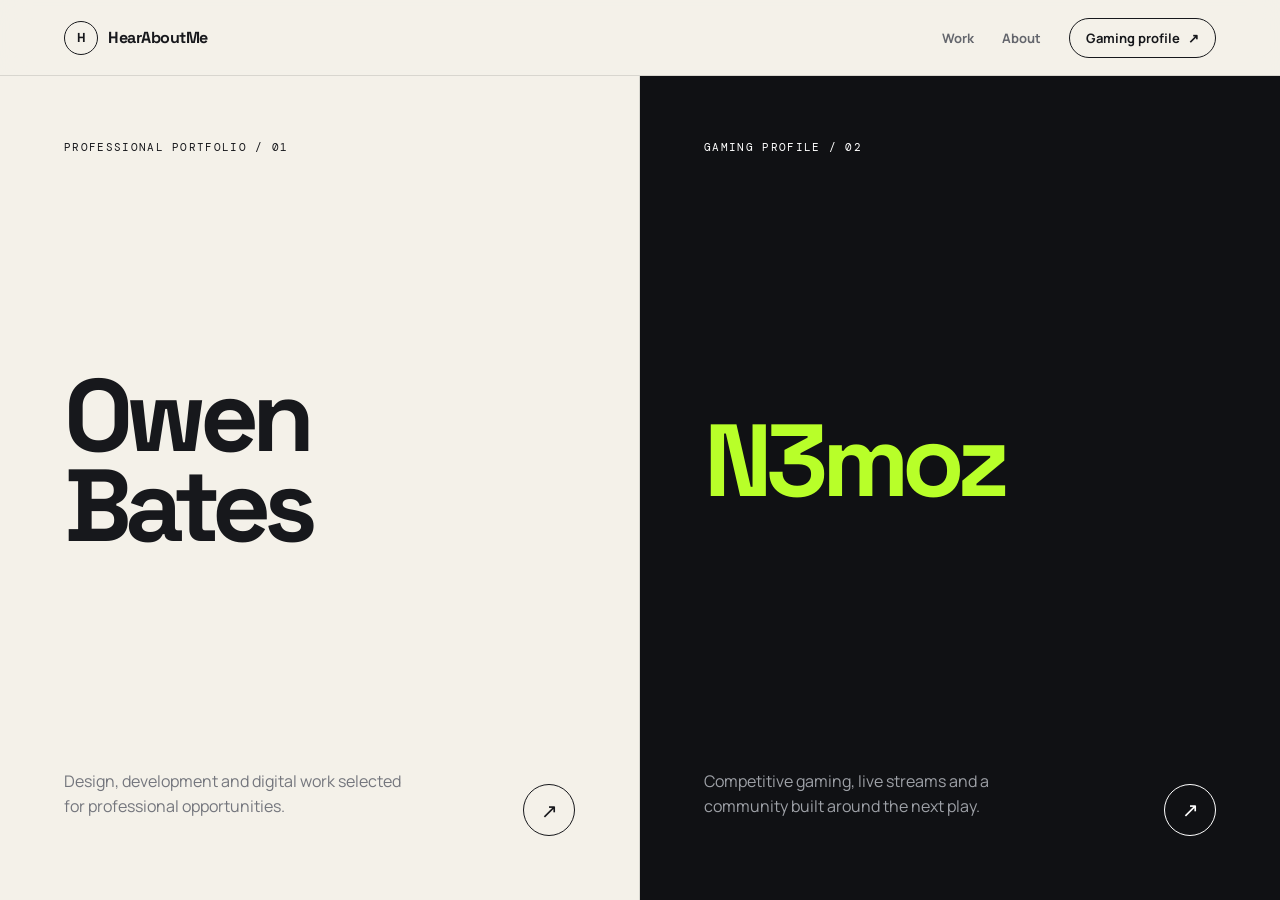
<file: index.html>
<!doctype html>
<html lang="en">
  <head>
    <meta charset="UTF-8" />
    <meta name="viewport" content="width=device-width, initial-scale=1.0, viewport-fit=cover" />
    <meta name="theme-color" content="#101114" />
    <meta name="description" content="Gaming and professional portfolios for Owen Bates and N3moz." />
    <title>HearAboutMe</title>
    <link rel="preconnect" href="https://fonts.googleapis.com" />
    <link rel="preconnect" href="https://fonts.gstatic.com" crossorigin />
    <link href="https://fonts.googleapis.com/css2?family=DM+Mono:wght@400;500&family=Manrope:wght@400;500;600;700;800&family=Space+Grotesk:wght@500;600;700&display=swap" rel="stylesheet" />
    <link rel="stylesheet" href="./styles.css" />
  </head>
  <body>
    <div id="app"></div>
    <script src="./script.js"></script>
  </body>
</html>
</file>
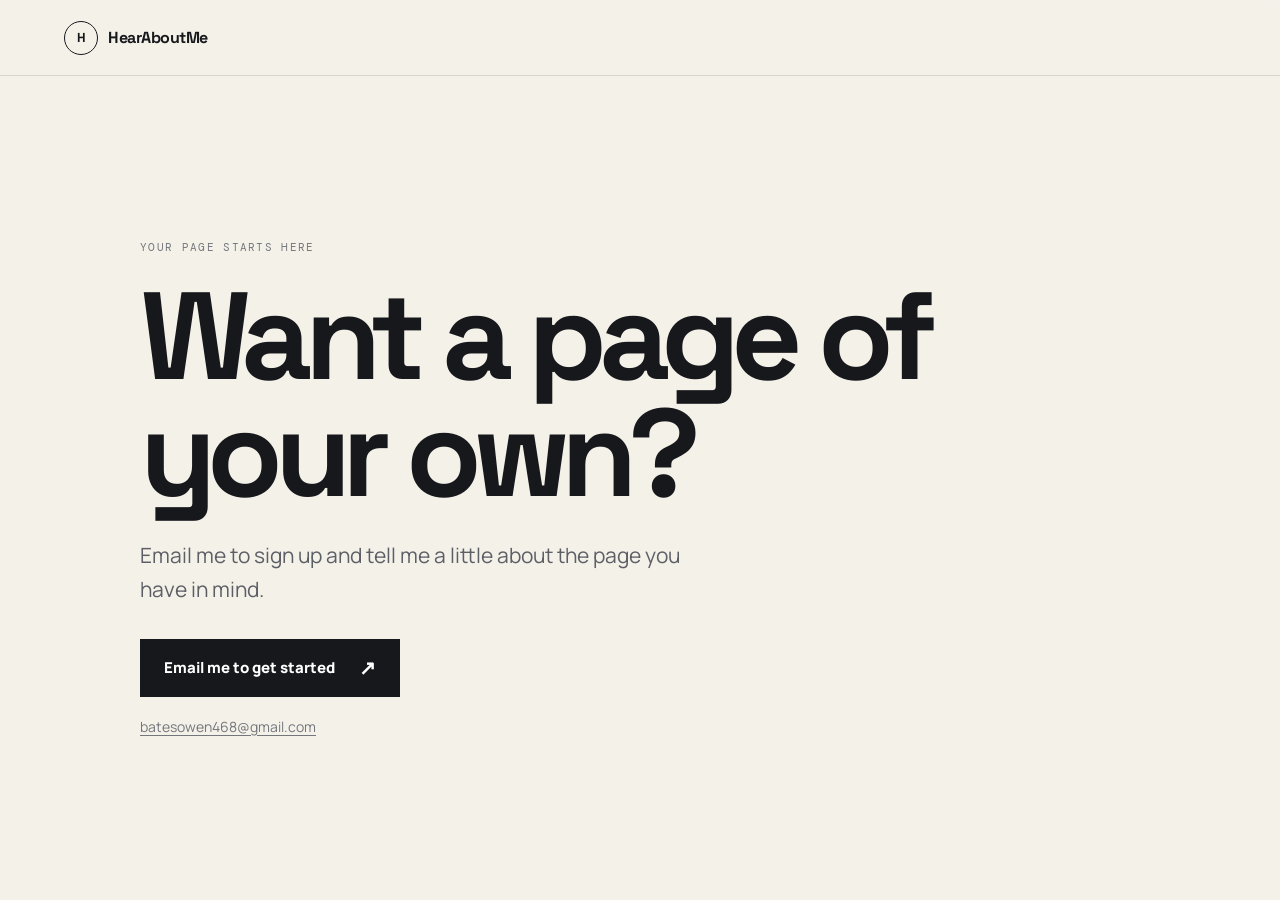
<file: hearaboutme/index.html>
<!doctype html>
<html lang="en-GB">
  <head>
    <meta charset="UTF-8" />
    <meta name="viewport" content="width=device-width, initial-scale=1.0" />
    <meta name="theme-color" content="#101114" />
    <title>Get your page — HearAboutMe</title>
    <meta name="description" content="Want your own HearAboutMe page? Email Owen to get started." />
    <link rel="canonical" href="https://hearabout.me/" />
    <meta property="og:type" content="website" />
    <meta property="og:site_name" content="HearAboutMe" />
    <meta property="og:title" content="Get your page — HearAboutMe" />
    <meta property="og:description" content="Want your own HearAboutMe page? Email Owen to get started." />
    <meta property="og:url" content="https://hearabout.me/" />
    <meta property="og:image" content="https://hearabout.me/assets/images/og-owen-bates.png" />
    <meta name="twitter:card" content="summary_large_image" />
    <link rel="icon" href="./assets/icons/favicon.svg" type="image/svg+xml" />
    <link rel="preconnect" href="https://fonts.googleapis.com" />
    <link rel="preconnect" href="https://fonts.gstatic.com" crossorigin />
    <link href="https://fonts.googleapis.com/css2?family=DM+Mono:wght@400;500&family=Manrope:wght@400;500;600;700;800&family=Space+Grotesk:wght@500;600;700&display=swap" rel="stylesheet" />
    <link rel="stylesheet" href="./styles.css" />
  </head>
  <body>
    <div id="app">
      <main class="landing">
        <nav class="nav" aria-label="Primary">
          <a class="brand" href="./" aria-label="HearAboutMe home">
            <span class="brand-mark" aria-hidden="true">H</span>
            <span class="brand-name">HearAboutMe</span>
          </a>
        </nav>
        <section class="landing-request" aria-labelledby="landing-title">
          <p class="landing-kicker">Your page starts here</p>
          <h1 id="landing-title">Want a page of your own?</h1>
          <p class="landing-request-copy">Email me to sign up and tell me a little about the page you have in mind.</p>
          <a
            class="landing-request-link"
            href="mailto:batesowen468@gmail.com?subject=HearAboutMe%20page%20request&body=Hi%20Owen%2C%0A%0AI%27d%20like%20to%20get%20a%20page%20on%20HearAboutMe.%0A%0AMy%20name%3A%0AWhat%20I%27d%20like%20on%20my%20page%3A"
          >
            Email me to get started <span aria-hidden="true">↗</span>
          </a>
          <p class="landing-request-email"><a href="mailto:batesowen468@gmail.com">batesowen468@gmail.com</a></p>
        </section>
      </main>
    </div>
    <script src="./script.js"></script>
  </body>
</html>
</file>
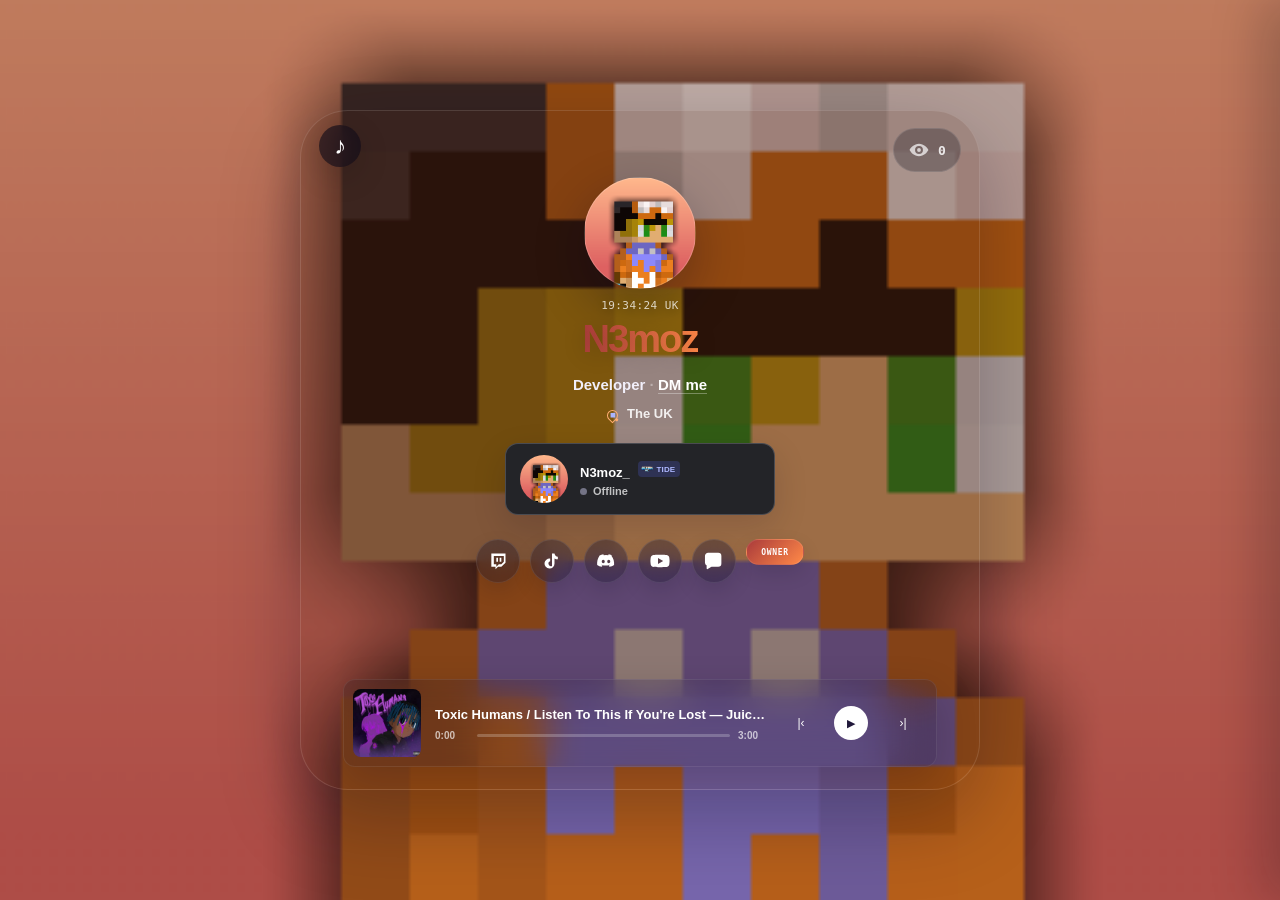
<file: N3moz/index.html>
<!doctype html>
<html lang="en">
  <head>
    <meta charset="UTF-8" />
    <meta name="viewport" content="width=device-width, initial-scale=1.0" />
    <base href="/" />
    <meta name="theme-color" content="#101114" />
    <title>N3moz — HearAboutMe</title>
    <link rel="stylesheet" href="/styles.css" />
  </head>
  <body>
    <div id="app"></div>
    <script src="/script.js"></script>
  </body>
</html>
</file>
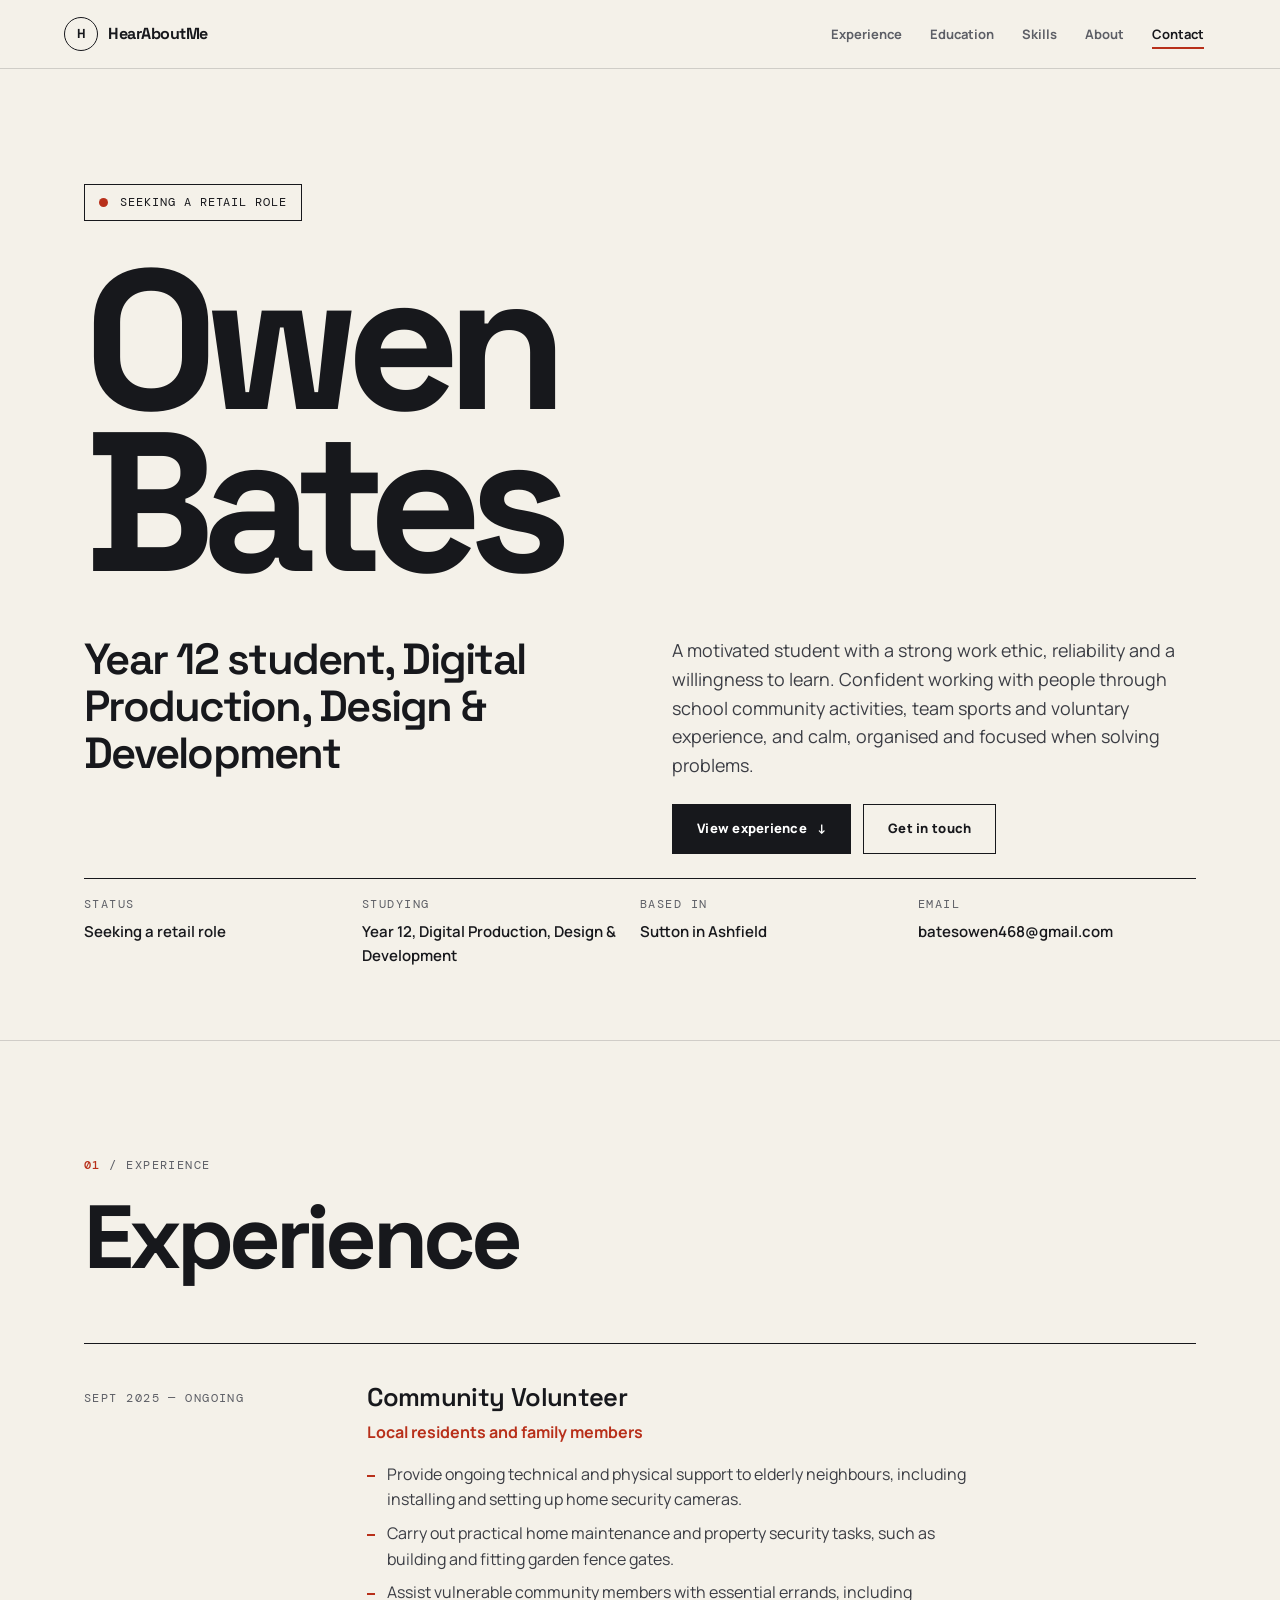
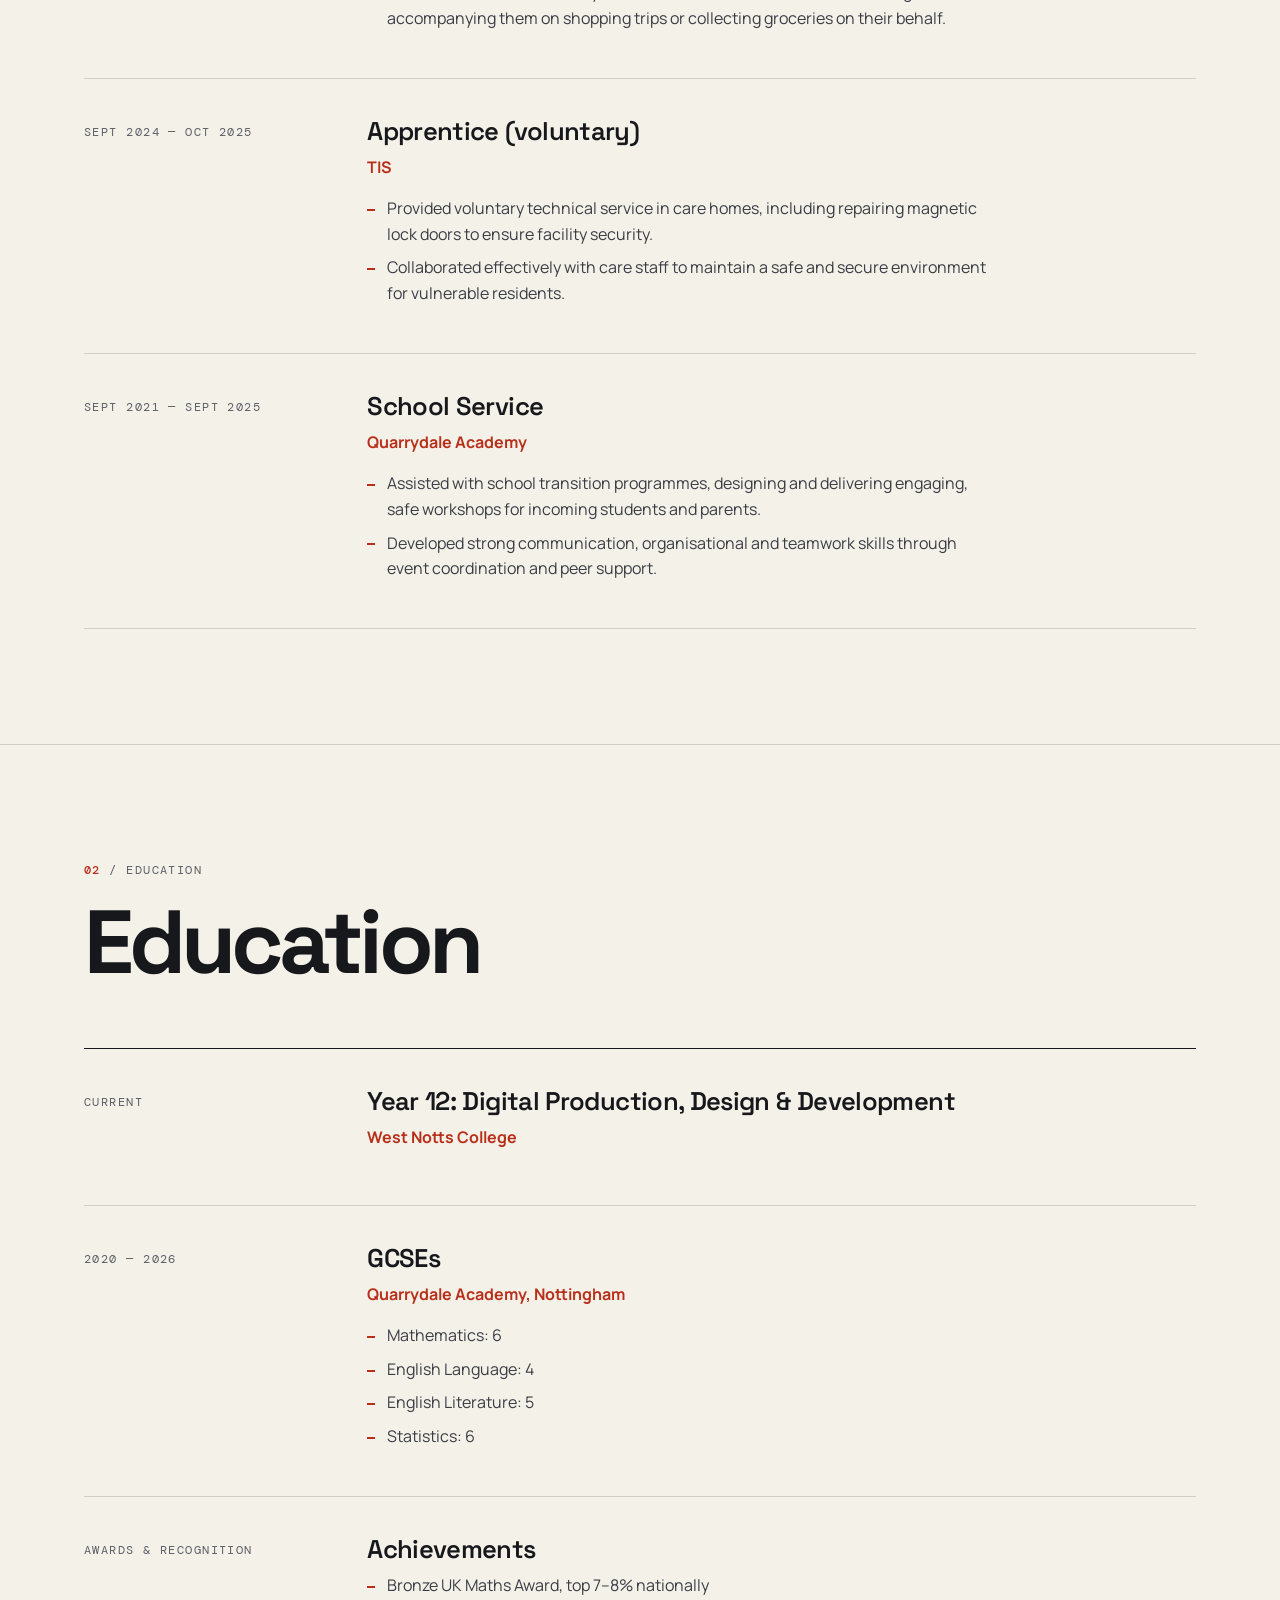
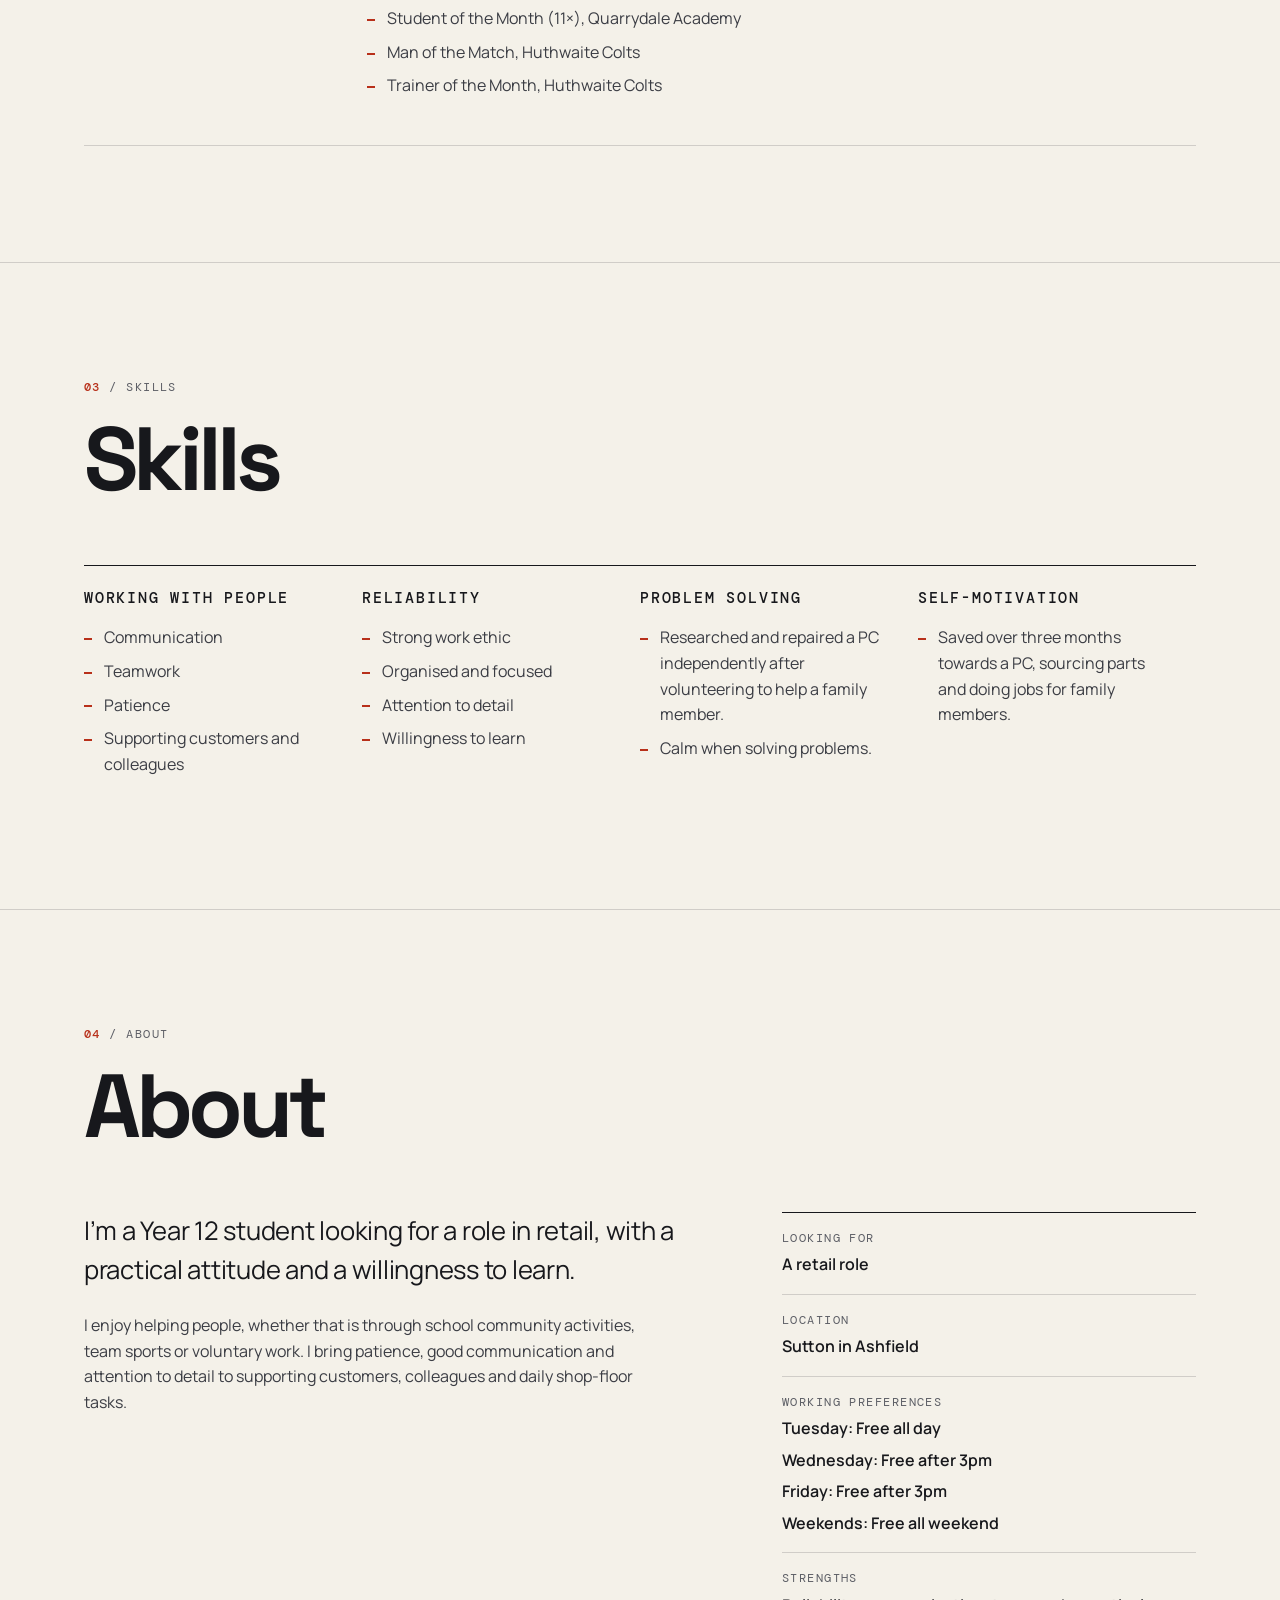
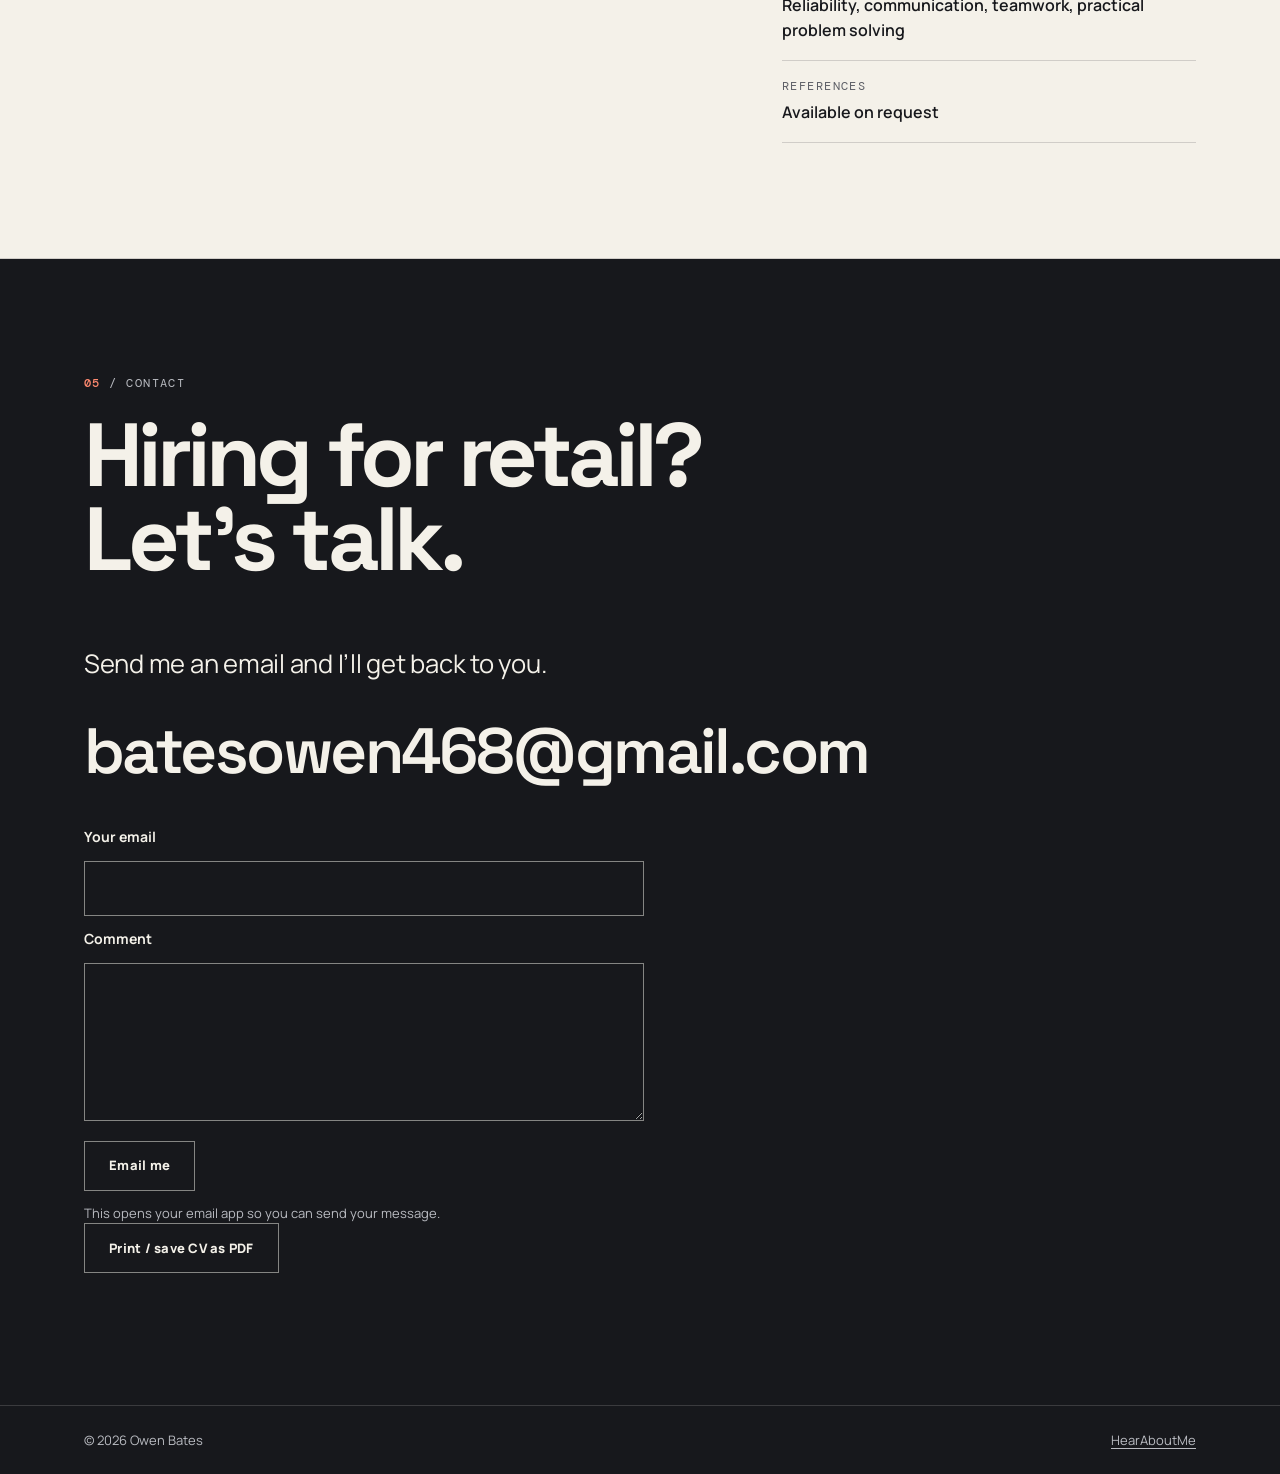
<file: OwenBates/index.html>
<!doctype html>
<html lang="en-GB">
  <head>
    <meta charset="UTF-8" />
    <meta name="viewport" content="width=device-width, initial-scale=1.0" />
    <meta name="theme-color" content="#f4f1e9" />
    <title>Owen Bates — CV · Year 12 student seeking retail work</title>
    <meta name="description" content="Curriculum vitae of Owen Bates, a motivated Year 12 student seeking a retail role. Reliable, good with people and practical. Education, experience, skills and contact." />
    <meta name="author" content="Owen Bates" />
    <!-- REPLACE: confirm the canonical URL once the domain is live -->
    <link rel="canonical" href="https://hearabout.me/OwenBates/" />

    <meta property="og:type" content="profile" />
    <meta property="og:site_name" content="HearAboutMe" />
    <meta property="og:title" content="Owen Bates — CV · Year 12 student seeking retail work" />
    <meta property="og:description" content="Curriculum vitae of Owen Bates, a Year 12 student seeking a retail role: experience, education, skills and contact." />
    <meta property="og:url" content="https://hearabout.me/OwenBates/" />
    <meta property="og:image" content="https://hearabout.me/hearaboutme/assets/images/og-owen-bates.png" />
    <meta property="og:image:width" content="1200" />
    <meta property="og:image:height" content="630" />
    <meta property="og:image:alt" content="Owen Bates — Year 12 student seeking a retail role" />
    <meta property="og:locale" content="en_GB" />
    <meta name="twitter:card" content="summary_large_image" />
    <meta name="twitter:title" content="Owen Bates — CV · Year 12 student seeking retail work" />
    <meta name="twitter:description" content="Curriculum vitae of Owen Bates, a Year 12 student seeking a retail role." />
    <meta name="twitter:image" content="https://hearabout.me/hearaboutme/assets/images/og-owen-bates.png" />

    <link rel="icon" href="../hearaboutme/assets/icons/favicon.svg" type="image/svg+xml" />
    <link rel="preconnect" href="https://fonts.googleapis.com" />
    <link rel="preconnect" href="https://fonts.gstatic.com" crossorigin />
    <link href="https://fonts.googleapis.com/css2?family=DM+Mono:wght@400;500&family=Manrope:wght@400;500;600;700;800&family=Space+Grotesk:wght@500;600;700&display=swap" rel="stylesheet" />
    <link rel="stylesheet" href="../hearaboutme/styles.css" />

    <script type="application/ld+json">
    {
      "@context": "https://schema.org",
      "@type": "Person",
      "name": "Owen Bates",
      "jobTitle": "Student",
      "url": "https://hearabout.me/OwenBates/",
      "email": "mailto:batesowen468@gmail.com",
      "address": { "@type": "PostalAddress", "addressLocality": "Sutton in Ashfield", "addressCountry": "GB" }
    }
    </script>
  </head>

  <body class="pro">
    <a class="pro-skip" href="#main">Skip to content</a>

    <header class="pro-nav">
      <div class="pro-nav-inner">
        <a class="brand" href="../" aria-label="HearAboutMe home">
          <span class="brand-mark" aria-hidden="true">H</span>
          <span class="brand-name">HearAboutMe</span>
        </a>
        <nav class="pro-nav-links" aria-label="Sections">
          <a href="#experience">Experience</a>
          <a href="#education">Education</a>
          <a href="#skills">Skills</a>
          <a href="#about">About</a>
          <a href="#contact">Contact</a>
        </nav>
      </div>
    </header>

    <main id="main">
      <!-- HERO -->
      <section class="pro-hero" aria-labelledby="hero-title">
        <div class="pro-wrap">
          <p class="pro-status"><span class="pro-dot" aria-hidden="true"></span>Seeking a retail role</p>
          <h1 id="hero-title">Owen<br />Bates</h1>
          <div class="pro-hero-grid">
            <p class="pro-headline">Year 12 student, Digital Production, Design &amp; Development</p>
            <div class="pro-hero-copy">
              <p>
                A motivated student with a strong work ethic, reliability and a willingness to learn. Confident working with people through school community activities, team sports and voluntary experience, and calm, organised and focused when solving problems.
              </p>
              <p class="pro-actions">
                <a class="pro-btn pro-btn-solid" href="#experience">View experience <span aria-hidden="true">↓</span></a>
                <a class="pro-btn" href="#contact">Get in touch</a>
              </p>
            </div>
          </div>
          <dl class="pro-meta">
            <div><dt>Status</dt><dd>Seeking a retail role</dd></div>
            <div><dt>Studying</dt><dd>Year 12, Digital Production, Design &amp; Development</dd></div>
            <div><dt>Based in</dt><dd>Sutton in Ashfield</dd></div>
            <div><dt>Email</dt><dd><a href="mailto:batesowen468@gmail.com">batesowen468@gmail.com</a></dd></div>
          </dl>
        </div>
      </section>

      <!-- 01 EXPERIENCE -->
      <section class="pro-section" id="experience" aria-labelledby="experience-title">
        <div class="pro-wrap">
          <header class="pro-section-head">
            <p class="pro-num"><span>01</span> / Experience</p>
            <h2 id="experience-title">Experience</h2>
          </header>
          <ol class="pro-timeline">
            <li class="pro-entry">
              <p class="pro-dates"><time datetime="2025-09">Sept 2025</time> — Ongoing</p>
              <div>
                <h3>Community Volunteer</h3>
                <p class="pro-org">Local residents and family members</p>
                <ul class="pro-list">
                  <li>Provide ongoing technical and physical support to elderly neighbours, including installing and setting up home security cameras.</li>
                  <li>Carry out practical home maintenance and property security tasks, such as building and fitting garden fence gates.</li>
                  <li>Assist vulnerable community members with essential errands, including accompanying them on shopping trips or collecting groceries on their behalf.</li>
                </ul>
              </div>
            </li>
            <li class="pro-entry">
              <p class="pro-dates"><time datetime="2024-09">Sept 2024</time> — <time datetime="2025-10">Oct 2025</time></p>
              <div>
                <h3>Apprentice (voluntary)</h3>
                <p class="pro-org">TIS</p>
                <ul class="pro-list">
                  <li>Provided voluntary technical service in care homes, including repairing magnetic lock doors to ensure facility security.</li>
                  <li>Collaborated effectively with care staff to maintain a safe and secure environment for vulnerable residents.</li>
                </ul>
              </div>
            </li>
            <li class="pro-entry">
              <p class="pro-dates"><time datetime="2021-09">Sept 2021</time> — <time datetime="2025-09">Sept 2025</time></p>
              <div>
                <h3>School Service</h3>
                <p class="pro-org">Quarrydale Academy</p>
                <ul class="pro-list">
                  <li>Assisted with school transition programmes, designing and delivering engaging, safe workshops for incoming students and parents.</li>
                  <li>Developed strong communication, organisational and teamwork skills through event coordination and peer support.</li>
                </ul>
              </div>
            </li>
          </ol>
        </div>
      </section>

      <!-- 02 EDUCATION -->
      <section class="pro-section" id="education" aria-labelledby="education-title">
        <div class="pro-wrap">
          <header class="pro-section-head">
            <p class="pro-num"><span>02</span> / Education</p>
            <h2 id="education-title">Education</h2>
          </header>
          <ol class="pro-timeline">
            <li class="pro-entry">
              <p class="pro-dates">Current</p>
              <div>
                <h3>Year 12: Digital Production, Design &amp; Development</h3>
                <p class="pro-org">West Notts College</p>
              </div>
            </li>
            <li class="pro-entry">
              <p class="pro-dates"><time datetime="2020">2020</time> — <time datetime="2026">2026</time></p>
              <div>
                <h3>GCSEs</h3>
                <p class="pro-org">Quarrydale Academy, Nottingham</p>
                <ul class="pro-list">
                  <li>Mathematics: 6</li>
                  <li>English Language: 4</li>
                  <li>English Literature: 5</li>
                  <li>Statistics: 6</li>
                </ul>
              </div>
            </li>
            <li class="pro-entry">
              <p class="pro-dates">Awards &amp; recognition</p>
              <div>
                <h3>Achievements</h3>
                <ul class="pro-list">
                  <li>Bronze UK Maths Award, top 7–8% nationally</li>
                  <li>Student of the Month (11×), Quarrydale Academy</li>
                  <li>Man of the Match, Huthwaite Colts</li>
                  <li>Trainer of the Month, Huthwaite Colts</li>
                </ul>
              </div>
            </li>
          </ol>
        </div>
      </section>

      <!-- 03 SKILLS -->
      <section class="pro-section" id="skills" aria-labelledby="skills-title">
        <div class="pro-wrap">
          <header class="pro-section-head">
            <p class="pro-num"><span>03</span> / Skills</p>
            <h2 id="skills-title">Skills</h2>
          </header>
          <div class="pro-skills">
            <section aria-labelledby="sk-people">
              <h3 id="sk-people">Working with people</h3>
              <ul class="pro-list">
                <li>Communication</li>
                <li>Teamwork</li>
                <li>Patience</li>
                <li>Supporting customers and colleagues</li>
              </ul>
            </section>
            <section aria-labelledby="sk-reliable">
              <h3 id="sk-reliable">Reliability</h3>
              <ul class="pro-list">
                <li>Strong work ethic</li>
                <li>Organised and focused</li>
                <li>Attention to detail</li>
                <li>Willingness to learn</li>
              </ul>
            </section>
            <section aria-labelledby="sk-problem">
              <h3 id="sk-problem">Problem solving</h3>
              <ul class="pro-list">
                <li>Researched and repaired a PC independently after volunteering to help a family member.</li>
                <li>Calm when solving problems.</li>
              </ul>
            </section>
            <section aria-labelledby="sk-motivation">
              <h3 id="sk-motivation">Self-motivation</h3>
              <ul class="pro-list">
                <li>Saved over three months towards a PC, sourcing parts and doing jobs for family members.</li>
              </ul>
            </section>
          </div>
        </div>
      </section>

      <!-- 04 ABOUT -->
      <section class="pro-section" id="about" aria-labelledby="about-title">
        <div class="pro-wrap">
          <header class="pro-section-head">
            <p class="pro-num"><span>04</span> / About</p>
            <h2 id="about-title">About</h2>
          </header>
          <div class="pro-about">
            <div class="pro-prose">
              <p class="pro-lead">I’m a Year 12 student looking for a role in retail, with a practical attitude and a willingness to learn.</p>
              <p>I enjoy helping people, whether that is through school community activities, team sports or voluntary work. I bring patience, good communication and attention to detail to supporting customers, colleagues and daily shop-floor tasks.</p>
            </div>
            <dl class="pro-facts">
              <div><dt>Looking for</dt><dd>A retail role</dd></div>
              <div><dt>Location</dt><dd>Sutton in Ashfield</dd></div>
              <div>
                <dt>Working preferences</dt>
                <dd>
                  <ul class="pro-availability">
                    <li>Tuesday: Free all day</li>
                    <li>Wednesday: Free after 3pm</li>
                    <li>Friday: Free after 3pm</li>
                    <li>Weekends: Free all weekend</li>
                  </ul>
                </dd>
              </div>
              <div><dt>Strengths</dt><dd>Reliability, communication, teamwork, practical problem solving</dd></div>
              <div><dt>References</dt><dd>Available on request</dd></div>
            </dl>
          </div>
        </div>
      </section>

      <!-- 05 CONTACT -->
      <section class="pro-section pro-contact" id="contact" aria-labelledby="contact-title">
        <div class="pro-wrap">
          <header class="pro-section-head">
            <p class="pro-num"><span>05</span> / Contact</p>
            <h2 id="contact-title">Hiring for retail? Let’s talk.</h2>
          </header>
          <p class="pro-lead">Send me an email and I’ll get back to you.</p>
          <p><a class="pro-email" href="mailto:batesowen468@gmail.com">batesowen468@gmail.com</a></p>
          <form class="pro-contact-form" id="contact-form">
            <label for="contact-email">Your email</label>
            <input id="contact-email" name="email" type="email" autocomplete="email" required />
            <label for="contact-message">Comment</label>
            <textarea id="contact-message" name="message" rows="5" required></textarea>
            <button class="pro-btn" type="submit">Email me</button>
            <p class="pro-form-note">This opens your email app so you can send your message.</p>
          </form>
          <p class="pro-print-row">
            <button class="pro-btn" type="button" id="print-cv" hidden>Print / save CV as PDF</button>
            <!-- OPTIONAL: <a class="pro-btn" href="../assets/cv/Owen-Bates-CV.pdf" download>Download CV (PDF)</a> -->
          </p>
        </div>
      </section>
    </main>

    <footer class="pro-footer">
      <div class="pro-wrap pro-footer-inner">
        <p>© <span id="year">2026</span> Owen Bates</p>
        <p><a href="../">HearAboutMe</a></p>
      </div>
    </footer>

    <script src="../hearaboutme/script.js"></script>
  </body>
</html>
</file>
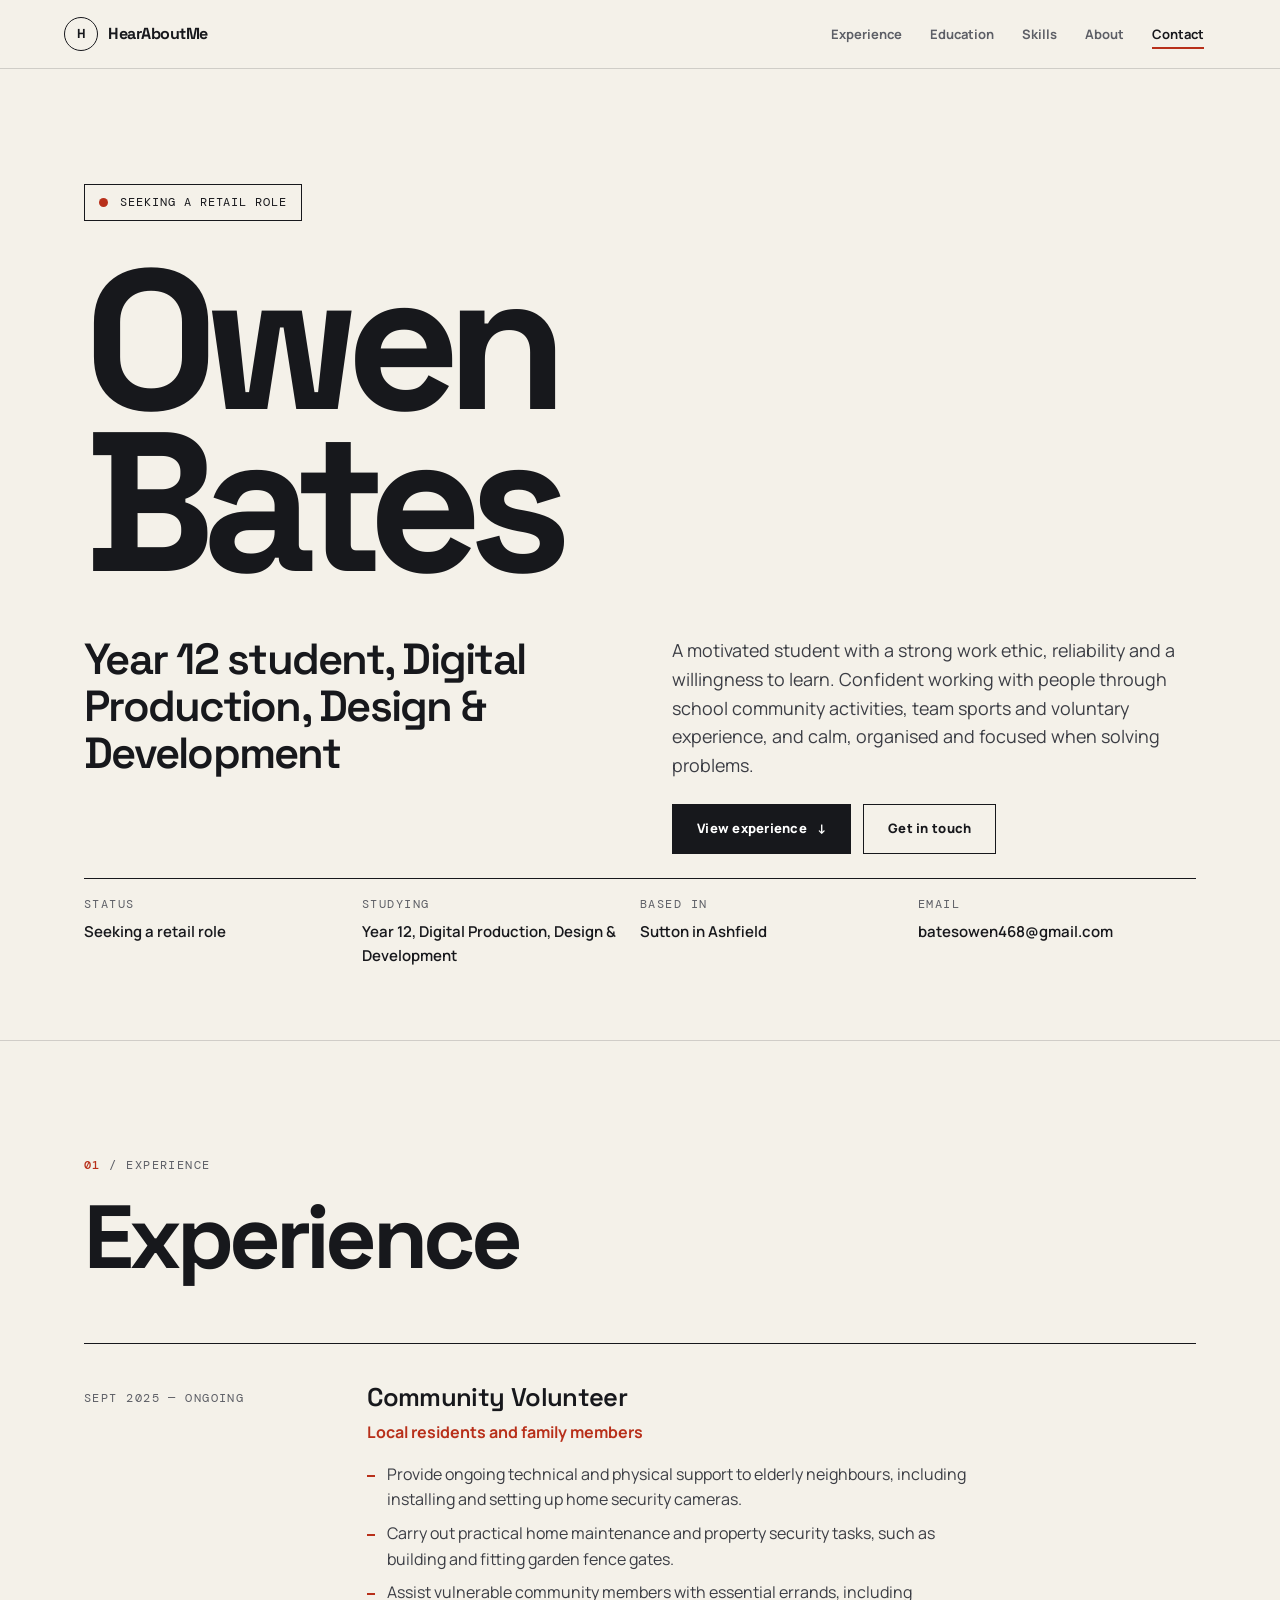
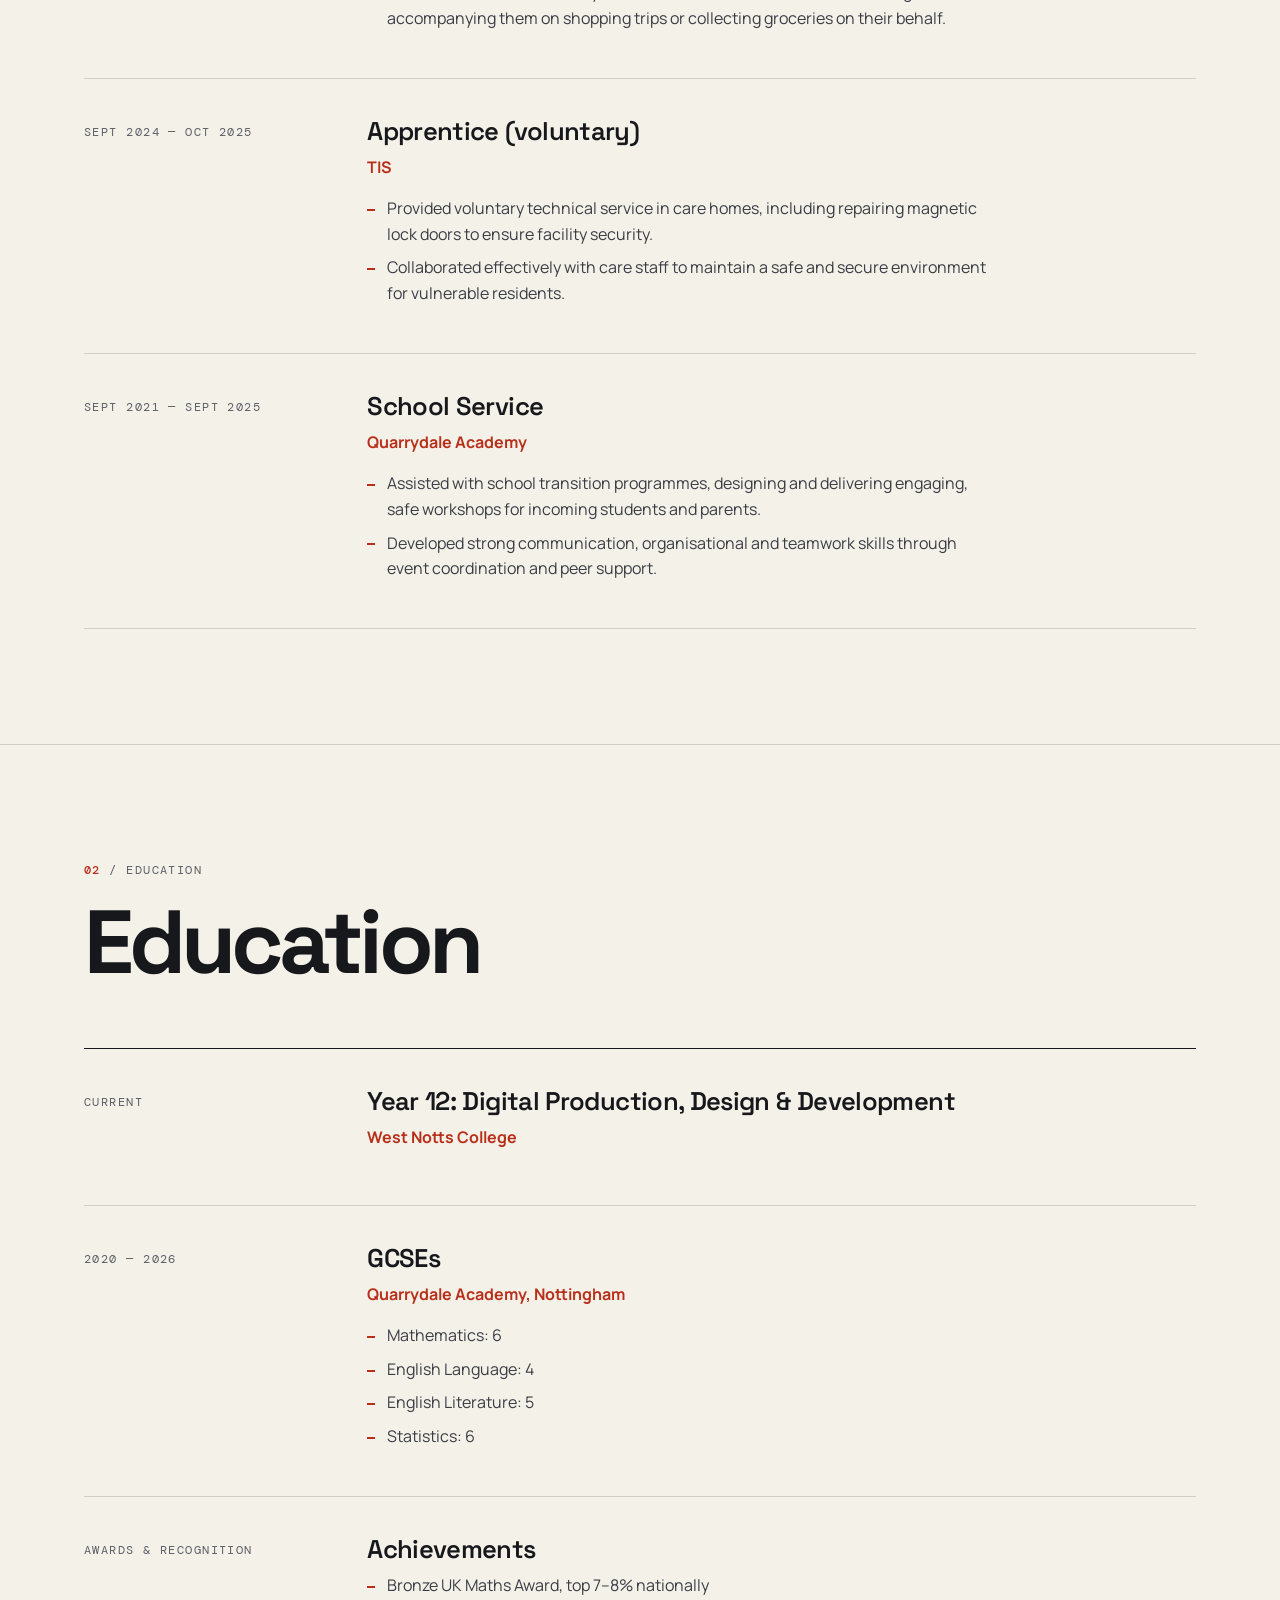
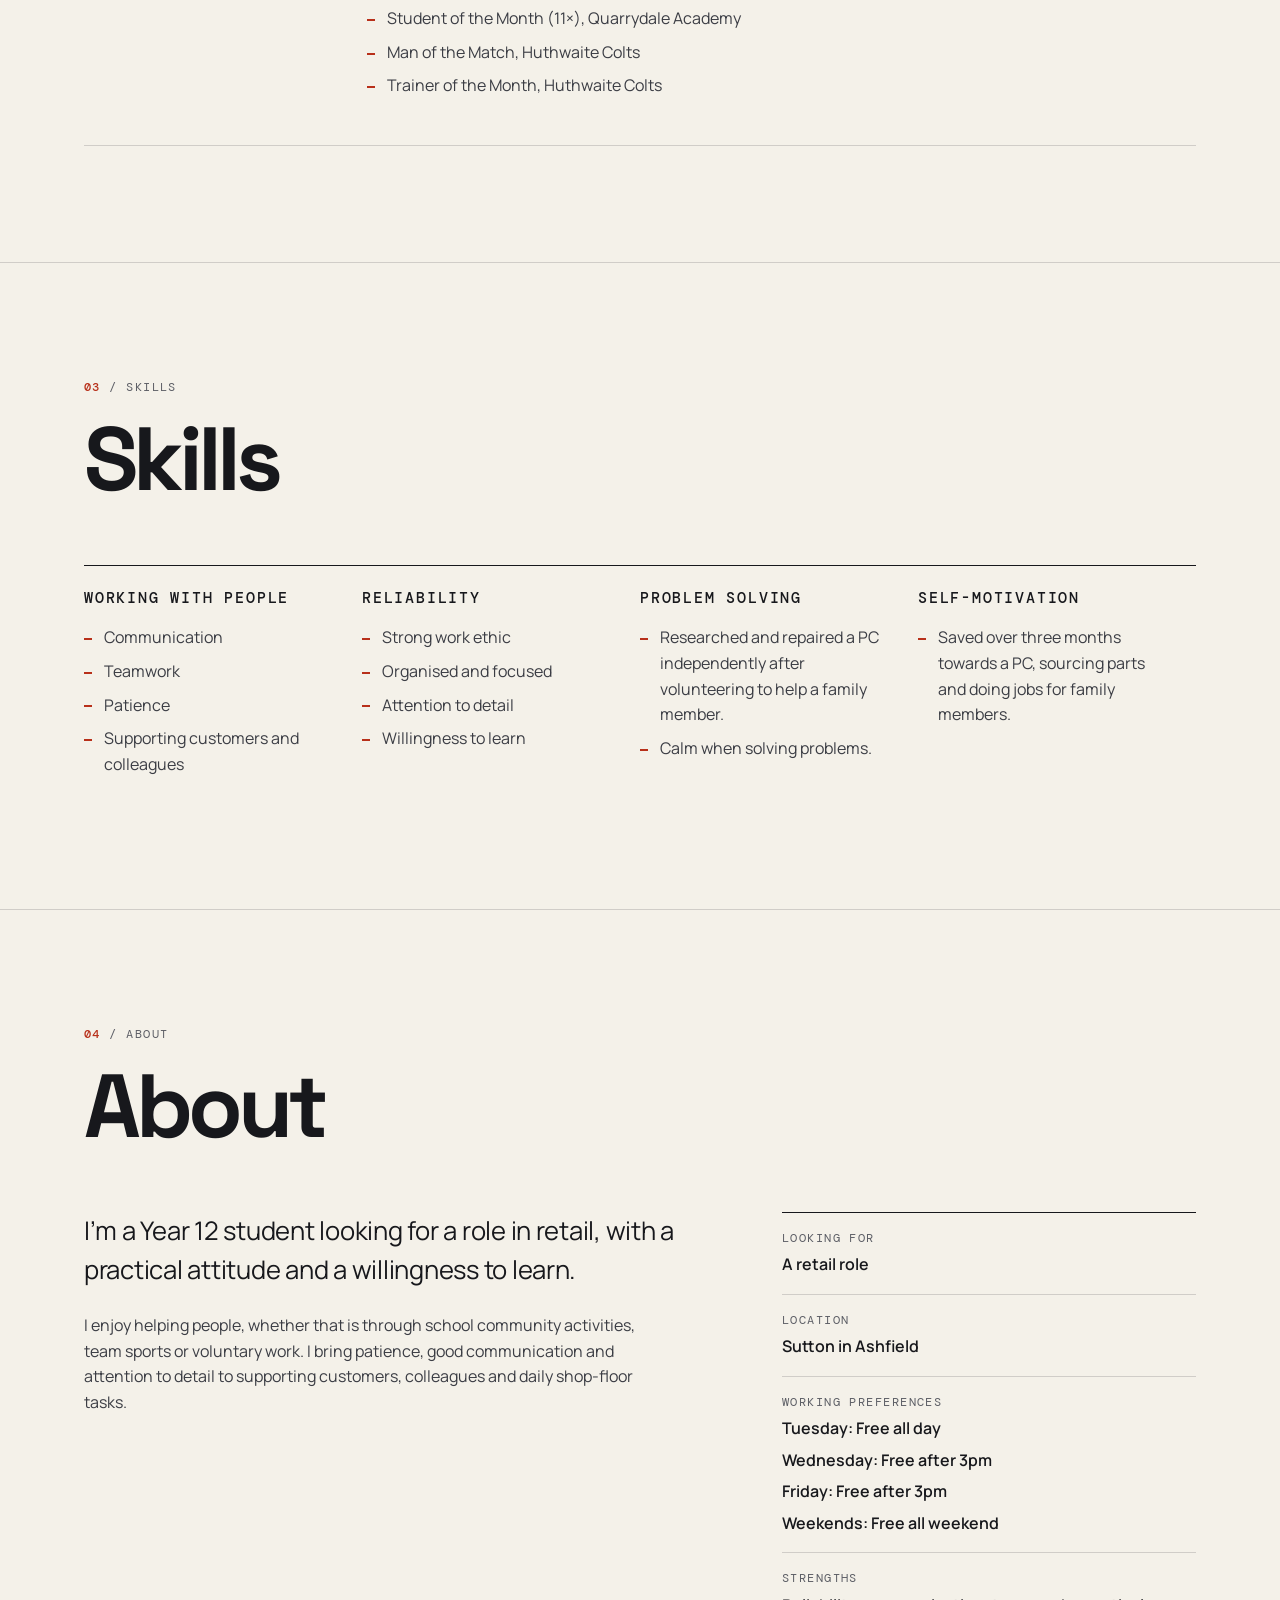
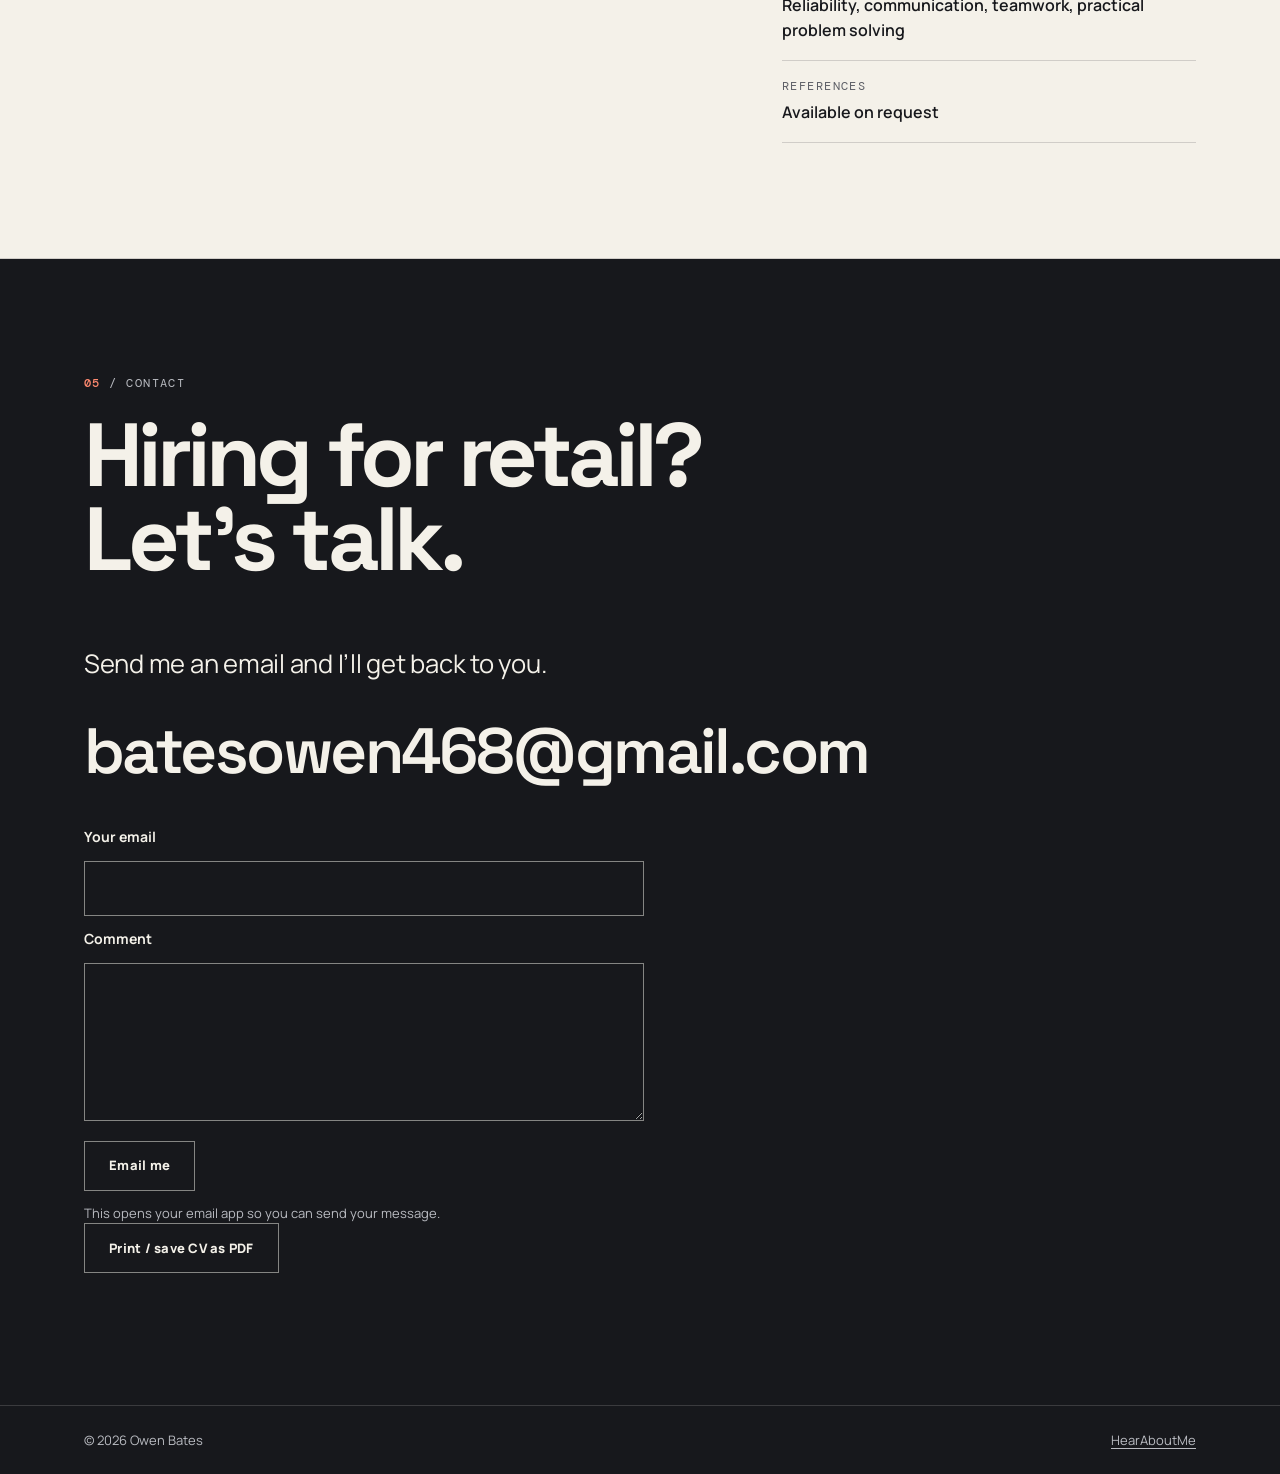
<file: hearaboutme/OwenBates/index.html>
<!doctype html>
<html lang="en-GB">
  <head>
    <meta charset="UTF-8" />
    <meta name="viewport" content="width=device-width, initial-scale=1.0" />
    <meta name="theme-color" content="#f4f1e9" />
    <title>Owen Bates — CV · Year 12 student seeking retail work</title>
    <meta name="description" content="Curriculum vitae of Owen Bates, a motivated Year 12 student seeking a retail role. Reliable, good with people and practical. Education, experience, skills and contact." />
    <meta name="author" content="Owen Bates" />
    <!-- REPLACE: confirm the canonical URL once the domain is live -->
    <link rel="canonical" href="https://hearabout.me/OwenBates/" />

    <meta property="og:type" content="profile" />
    <meta property="og:site_name" content="HearAboutMe" />
    <meta property="og:title" content="Owen Bates — CV · Year 12 student seeking retail work" />
    <meta property="og:description" content="Curriculum vitae of Owen Bates, a Year 12 student seeking a retail role: experience, education, skills and contact." />
    <meta property="og:url" content="https://hearabout.me/OwenBates/" />
    <meta property="og:image" content="https://hearabout.me/assets/images/og-owen-bates.png" />
    <meta property="og:image:width" content="1200" />
    <meta property="og:image:height" content="630" />
    <meta property="og:image:alt" content="Owen Bates — Year 12 student seeking a retail role" />
    <meta property="og:locale" content="en_GB" />
    <meta name="twitter:card" content="summary_large_image" />
    <meta name="twitter:title" content="Owen Bates — CV · Year 12 student seeking retail work" />
    <meta name="twitter:description" content="Curriculum vitae of Owen Bates, a Year 12 student seeking a retail role." />
    <meta name="twitter:image" content="https://hearabout.me/assets/images/og-owen-bates.png" />

    <link rel="icon" href="../assets/icons/favicon.svg" type="image/svg+xml" />
    <link rel="preconnect" href="https://fonts.googleapis.com" />
    <link rel="preconnect" href="https://fonts.gstatic.com" crossorigin />
    <link href="https://fonts.googleapis.com/css2?family=DM+Mono:wght@400;500&family=Manrope:wght@400;500;600;700;800&family=Space+Grotesk:wght@500;600;700&display=swap" rel="stylesheet" />
    <link rel="stylesheet" href="../styles.css" />

    <script type="application/ld+json">
    {
      "@context": "https://schema.org",
      "@type": "Person",
      "name": "Owen Bates",
      "jobTitle": "Student",
      "url": "https://hearabout.me/OwenBates/",
      "email": "mailto:batesowen468@gmail.com",
      "address": { "@type": "PostalAddress", "addressLocality": "Sutton in Ashfield", "addressCountry": "GB" }
    }
    </script>
  </head>

  <body class="pro">
    <a class="pro-skip" href="#main">Skip to content</a>

    <header class="pro-nav">
      <div class="pro-nav-inner">
        <a class="brand" href="../" aria-label="HearAboutMe home">
          <span class="brand-mark" aria-hidden="true">H</span>
          <span class="brand-name">HearAboutMe</span>
        </a>
        <nav class="pro-nav-links" aria-label="Sections">
          <a href="#experience">Experience</a>
          <a href="#education">Education</a>
          <a href="#skills">Skills</a>
          <a href="#about">About</a>
          <a href="#contact">Contact</a>
        </nav>
      </div>
    </header>

    <main id="main">
      <!-- HERO -->
      <section class="pro-hero" aria-labelledby="hero-title">
        <div class="pro-wrap">
          <p class="pro-status"><span class="pro-dot" aria-hidden="true"></span>Seeking a retail role</p>
          <h1 id="hero-title">Owen<br />Bates</h1>
          <div class="pro-hero-grid">
            <p class="pro-headline">Year 12 student, Digital Production, Design &amp; Development</p>
            <div class="pro-hero-copy">
              <p>
                A motivated student with a strong work ethic, reliability and a willingness to learn. Confident working with people through school community activities, team sports and voluntary experience, and calm, organised and focused when solving problems.
              </p>
              <p class="pro-actions">
                <a class="pro-btn pro-btn-solid" href="#experience">View experience <span aria-hidden="true">↓</span></a>
                <a class="pro-btn" href="#contact">Get in touch</a>
              </p>
            </div>
          </div>
          <dl class="pro-meta">
            <div><dt>Status</dt><dd>Seeking a retail role</dd></div>
            <div><dt>Studying</dt><dd>Year 12, Digital Production, Design &amp; Development</dd></div>
            <div><dt>Based in</dt><dd>Sutton in Ashfield</dd></div>
            <div><dt>Email</dt><dd><a href="mailto:batesowen468@gmail.com">batesowen468@gmail.com</a></dd></div>
          </dl>
        </div>
      </section>

      <!-- 01 EXPERIENCE -->
      <section class="pro-section" id="experience" aria-labelledby="experience-title">
        <div class="pro-wrap">
          <header class="pro-section-head">
            <p class="pro-num"><span>01</span> / Experience</p>
            <h2 id="experience-title">Experience</h2>
          </header>
          <ol class="pro-timeline">
            <li class="pro-entry">
              <p class="pro-dates"><time datetime="2025-09">Sept 2025</time> — Ongoing</p>
              <div>
                <h3>Community Volunteer</h3>
                <p class="pro-org">Local residents and family members</p>
                <ul class="pro-list">
                  <li>Provide ongoing technical and physical support to elderly neighbours, including installing and setting up home security cameras.</li>
                  <li>Carry out practical home maintenance and property security tasks, such as building and fitting garden fence gates.</li>
                  <li>Assist vulnerable community members with essential errands, including accompanying them on shopping trips or collecting groceries on their behalf.</li>
                </ul>
              </div>
            </li>
            <li class="pro-entry">
              <p class="pro-dates"><time datetime="2024-09">Sept 2024</time> — <time datetime="2025-10">Oct 2025</time></p>
              <div>
                <h3>Apprentice (voluntary)</h3>
                <p class="pro-org">TIS</p>
                <ul class="pro-list">
                  <li>Provided voluntary technical service in care homes, including repairing magnetic lock doors to ensure facility security.</li>
                  <li>Collaborated effectively with care staff to maintain a safe and secure environment for vulnerable residents.</li>
                </ul>
              </div>
            </li>
            <li class="pro-entry">
              <p class="pro-dates"><time datetime="2021-09">Sept 2021</time> — <time datetime="2025-09">Sept 2025</time></p>
              <div>
                <h3>School Service</h3>
                <p class="pro-org">Quarrydale Academy</p>
                <ul class="pro-list">
                  <li>Assisted with school transition programmes, designing and delivering engaging, safe workshops for incoming students and parents.</li>
                  <li>Developed strong communication, organisational and teamwork skills through event coordination and peer support.</li>
                </ul>
              </div>
            </li>
          </ol>
        </div>
      </section>

      <!-- 02 EDUCATION -->
      <section class="pro-section" id="education" aria-labelledby="education-title">
        <div class="pro-wrap">
          <header class="pro-section-head">
            <p class="pro-num"><span>02</span> / Education</p>
            <h2 id="education-title">Education</h2>
          </header>
          <ol class="pro-timeline">
            <li class="pro-entry">
              <p class="pro-dates">Current</p>
              <div>
                <h3>Year 12: Digital Production, Design &amp; Development</h3>
                <p class="pro-org">West Notts College</p>
              </div>
            </li>
            <li class="pro-entry">
              <p class="pro-dates"><time datetime="2020">2020</time> — <time datetime="2026">2026</time></p>
              <div>
                <h3>GCSEs</h3>
                <p class="pro-org">Quarrydale Academy, Nottingham</p>
                <ul class="pro-list">
                  <li>Mathematics: 6</li>
                  <li>English Language: 4</li>
                  <li>English Literature: 5</li>
                  <li>Statistics: 6</li>
                </ul>
              </div>
            </li>
            <li class="pro-entry">
              <p class="pro-dates">Awards &amp; recognition</p>
              <div>
                <h3>Achievements</h3>
                <ul class="pro-list">
                  <li>Bronze UK Maths Award, top 7–8% nationally</li>
                  <li>Student of the Month (11×), Quarrydale Academy</li>
                  <li>Man of the Match, Huthwaite Colts</li>
                  <li>Trainer of the Month, Huthwaite Colts</li>
                </ul>
              </div>
            </li>
          </ol>
        </div>
      </section>

      <!-- 03 SKILLS -->
      <section class="pro-section" id="skills" aria-labelledby="skills-title">
        <div class="pro-wrap">
          <header class="pro-section-head">
            <p class="pro-num"><span>03</span> / Skills</p>
            <h2 id="skills-title">Skills</h2>
          </header>
          <div class="pro-skills">
            <section aria-labelledby="sk-people">
              <h3 id="sk-people">Working with people</h3>
              <ul class="pro-list">
                <li>Communication</li>
                <li>Teamwork</li>
                <li>Patience</li>
                <li>Supporting customers and colleagues</li>
              </ul>
            </section>
            <section aria-labelledby="sk-reliable">
              <h3 id="sk-reliable">Reliability</h3>
              <ul class="pro-list">
                <li>Strong work ethic</li>
                <li>Organised and focused</li>
                <li>Attention to detail</li>
                <li>Willingness to learn</li>
              </ul>
            </section>
            <section aria-labelledby="sk-problem">
              <h3 id="sk-problem">Problem solving</h3>
              <ul class="pro-list">
                <li>Researched and repaired a PC independently after volunteering to help a family member.</li>
                <li>Calm when solving problems.</li>
              </ul>
            </section>
            <section aria-labelledby="sk-motivation">
              <h3 id="sk-motivation">Self-motivation</h3>
              <ul class="pro-list">
                <li>Saved over three months towards a PC, sourcing parts and doing jobs for family members.</li>
              </ul>
            </section>
          </div>
        </div>
      </section>

      <!-- 04 ABOUT -->
      <section class="pro-section" id="about" aria-labelledby="about-title">
        <div class="pro-wrap">
          <header class="pro-section-head">
            <p class="pro-num"><span>04</span> / About</p>
            <h2 id="about-title">About</h2>
          </header>
          <div class="pro-about">
            <div class="pro-prose">
              <p class="pro-lead">I’m a Year 12 student looking for a role in retail, with a practical attitude and a willingness to learn.</p>
              <p>I enjoy helping people, whether that is through school community activities, team sports or voluntary work. I bring patience, good communication and attention to detail to supporting customers, colleagues and daily shop-floor tasks.</p>
            </div>
            <dl class="pro-facts">
              <div><dt>Looking for</dt><dd>A retail role</dd></div>
              <div><dt>Location</dt><dd>Sutton in Ashfield</dd></div>
              <div>
                <dt>Working preferences</dt>
                <dd>
                  <ul class="pro-availability">
                    <li>Tuesday: Free all day</li>
                    <li>Wednesday: Free after 3pm</li>
                    <li>Friday: Free after 3pm</li>
                    <li>Weekends: Free all weekend</li>
                  </ul>
                </dd>
              </div>
              <div><dt>Strengths</dt><dd>Reliability, communication, teamwork, practical problem solving</dd></div>
              <div><dt>References</dt><dd>Available on request</dd></div>
            </dl>
          </div>
        </div>
      </section>

      <!-- 05 CONTACT -->
      <section class="pro-section pro-contact" id="contact" aria-labelledby="contact-title">
        <div class="pro-wrap">
          <header class="pro-section-head">
            <p class="pro-num"><span>05</span> / Contact</p>
            <h2 id="contact-title">Hiring for retail? Let’s talk.</h2>
          </header>
          <p class="pro-lead">Send me an email and I’ll get back to you.</p>
          <p><a class="pro-email" href="mailto:batesowen468@gmail.com">batesowen468@gmail.com</a></p>
          <form class="pro-contact-form" id="contact-form">
            <label for="contact-email">Your email</label>
            <input id="contact-email" name="email" type="email" autocomplete="email" required />
            <label for="contact-message">Comment</label>
            <textarea id="contact-message" name="message" rows="5" required></textarea>
            <button class="pro-btn" type="submit">Email me</button>
            <p class="pro-form-note">This opens your email app so you can send your message.</p>
          </form>
          <p class="pro-print-row">
            <button class="pro-btn" type="button" id="print-cv" hidden>Print / save CV as PDF</button>
            <!-- OPTIONAL: <a class="pro-btn" href="../assets/cv/Owen-Bates-CV.pdf" download>Download CV (PDF)</a> -->
          </p>
        </div>
      </section>
    </main>

    <footer class="pro-footer">
      <div class="pro-wrap pro-footer-inner">
        <p>© <span id="year">2026</span> Owen Bates</p>
        <p><a href="../">HearAboutMe</a></p>
      </div>
    </footer>

    <script src="../script.js"></script>
  </body>
</html>
</file>
<file: styles.css>
:root {
  --ink: #17181c;
  --paper: #f4f1e9;
  --muted: #73757d;
  --line: rgba(23, 24, 28, 0.12);
  --accent: #ff5a36;
  --gaming: #b8ff29;
}

* { box-sizing: border-box; }

html { scroll-behavior: smooth; }

body {
  margin: 0;
  min-width: 320px;
  color: var(--ink);
  background: var(--paper);
  font-family: "Manrope", sans-serif;
  -webkit-font-smoothing: antialiased;
}

a { color: inherit; text-decoration: none; }
button { font: inherit; }

.site-shell { min-height: 100vh; }

.nav {
  height: 76px;
  display: flex;
  align-items: center;
  justify-content: space-between;
  padding: 0 clamp(20px, 5vw, 72px);
  border-bottom: 1px solid var(--line);
  background: rgba(244, 241, 233, 0.92);
  position: sticky;
  top: 0;
  z-index: 20;
  backdrop-filter: blur(14px);
}

.brand {
  display: flex;
  align-items: center;
  gap: 10px;
  font-family: "Space Grotesk", sans-serif;
  font-weight: 700;
  letter-spacing: -0.03em;
}

.brand-mark {
  width: 34px;
  height: 34px;
  display: grid;
  place-items: center;
  border: 1.5px solid currentColor;
  border-radius: 50%;
  font-size: 13px;
}

.nav-links {
  display: flex;
  align-items: center;
  gap: 28px;
  font-size: 13px;
  font-weight: 700;
}

.nav-links a:not(.profile-link) { color: #64666d; }

.profile-link {
  display: inline-flex;
  align-items: center;
  gap: 8px;
  min-height: 40px;
  padding: 0 16px;
  border: 1px solid var(--ink);
  border-radius: 999px;
  transition: 180ms ease;
}

.profile-link:hover { background: var(--ink); color: white; }

.hero {
  min-height: 590px;
  display: grid;
  grid-template-columns: 1.15fr 0.85fr;
  border-bottom: 1px solid var(--line);
}

.hero-copy {
  display: flex;
  flex-direction: column;
  justify-content: space-between;
  padding: clamp(56px, 8vw, 104px) clamp(24px, 7vw, 100px) 48px clamp(24px, 5vw, 72px);
}

.eyebrow {
  display: flex;
  align-items: center;
  gap: 10px;
  margin-bottom: 28px;
  color: #777980;
  font-family: "DM Mono", monospace;
  font-size: 11px;
  text-transform: uppercase;
  letter-spacing: 0.14em;
}

.eyebrow::before {
  content: "";
  width: 8px;
  height: 8px;
  border-radius: 50%;
  background: var(--accent);
}

h1, h2, h3, p { margin-top: 0; }

h1 {
  max-width: 820px;
  margin-bottom: 26px;
  font-family: "Space Grotesk", sans-serif;
  font-size: clamp(54px, 7.3vw, 112px);
  line-height: 0.88;
  letter-spacing: -0.065em;
}

.hero-lede {
  max-width: 560px;
  color: #676970;
  font-size: clamp(17px, 1.5vw, 21px);
  line-height: 1.65;
}

.hero-actions {
  display: flex;
  align-items: center;
  gap: 12px;
  margin-top: 38px;
}

.button {
  min-height: 50px;
  display: inline-flex;
  align-items: center;
  justify-content: center;
  gap: 12px;
  padding: 0 20px;
  border: 1px solid var(--ink);
  border-radius: 999px;
  background: var(--ink);
  color: white;
  font-size: 13px;
  font-weight: 800;
  transition: 180ms ease;
}

.button:hover { transform: translateY(-2px); }
.button.secondary { background: transparent; color: var(--ink); }

.hero-visual {
  min-height: 590px;
  overflow: hidden;
  position: relative;
  border-left: 1px solid var(--line);
  background: #dedbd1;
}

.portrait {
  width: 100%;
  height: 100%;
  display: grid;
  place-items: center;
  position: absolute;
  inset: 0;
  background:
    radial-gradient(circle at 68% 30%, rgba(255,255,255,0.55), transparent 18%),
    linear-gradient(145deg, #e7e3d8 0 58%, #cbc6ba 58%);
}

.portrait-initials {
  width: 230px;
  height: 230px;
  display: grid;
  place-items: center;
  border: 1px solid rgba(23,24,28,0.25);
  border-radius: 50%;
  font-family: "Space Grotesk", sans-serif;
  font-size: 72px;
  font-weight: 700;
  letter-spacing: -0.08em;
  box-shadow: 0 24px 80px rgba(36, 35, 31, 0.12);
}

.visual-note {
  position: absolute;
  right: 24px;
  bottom: 24px;
  width: 170px;
  padding: 14px;
  border: 1px solid rgba(23,24,28,0.12);
  border-radius: 12px;
  background: rgba(244, 241, 233, 0.86);
  backdrop-filter: blur(10px);
  font-family: "DM Mono", monospace;
  font-size: 10px;
  line-height: 1.6;
  text-transform: uppercase;
}

.section {
  padding: clamp(64px, 8vw, 112px) clamp(24px, 5vw, 72px);
  border-bottom: 1px solid var(--line);
}

.section-heading {
  display: flex;
  justify-content: space-between;
  align-items: end;
  margin-bottom: 44px;
}

.section-heading h2 {
  max-width: 720px;
  margin-bottom: 0;
  font-family: "Space Grotesk", sans-serif;
  font-size: clamp(38px, 5vw, 72px);
  line-height: 1;
  letter-spacing: -0.05em;
}

.section-index {
  color: #8b8d93;
  font-family: "DM Mono", monospace;
  font-size: 11px;
}

.project-grid {
  display: grid;
  grid-template-columns: repeat(3, 1fr);
  gap: 16px;
}

.project-card {
  min-height: 360px;
  display: flex;
  flex-direction: column;
  justify-content: space-between;
  padding: 24px;
  border: 1px solid var(--line);
  border-radius: 4px;
  background: #ece8de;
  transition: 180ms ease;
}

.project-card:hover {
  transform: translateY(-5px);
  border-color: rgba(23,24,28,0.35);
}

.project-number {
  color: #92949a;
  font-family: "DM Mono", monospace;
  font-size: 11px;
}

.project-card h3 {
  margin-bottom: 10px;
  font-family: "Space Grotesk", sans-serif;
  font-size: 28px;
  letter-spacing: -0.04em;
}

.project-card p {
  color: #74767d;
  line-height: 1.6;
  font-size: 14px;
}

.tag-row { display: flex; flex-wrap: wrap; gap: 7px; }
.tag {
  padding: 7px 9px;
  border: 1px solid var(--line);
  border-radius: 999px;
  color: #707279;
  font-family: "DM Mono", monospace;
  font-size: 9px;
  text-transform: uppercase;
}

.about-grid {
  display: grid;
  grid-template-columns: 0.75fr 1.25fr;
  gap: clamp(40px, 8vw, 120px);
}

.about-grid p {
  max-width: 780px;
  margin-bottom: 22px;
  font-size: clamp(20px, 2.5vw, 34px);
  line-height: 1.45;
  letter-spacing: -0.03em;
}

.about-detail {
  display: grid;
  grid-template-columns: 1fr 1fr;
  gap: 16px;
  margin-top: 40px;
}

.detail-block {
  padding-top: 14px;
  border-top: 1px solid var(--line);
}

.detail-block span {
  display: block;
  margin-bottom: 8px;
  color: #85878d;
  font-family: "DM Mono", monospace;
  font-size: 10px;
  text-transform: uppercase;
}

.footer {
  display: flex;
  align-items: end;
  justify-content: space-between;
  min-height: 260px;
  padding: 50px clamp(24px, 5vw, 72px);
  background: var(--ink);
  color: white;
}

.footer h2 {
  max-width: 700px;
  margin-bottom: 0;
  font-family: "Space Grotesk", sans-serif;
  font-size: clamp(44px, 7vw, 90px);
  line-height: 0.95;
  letter-spacing: -0.06em;
}

.footer-link {
  padding-bottom: 8px;
  border-bottom: 1px solid rgba(255,255,255,0.5);
  font-size: 13px;
  font-weight: 700;
}

/* Gaming profile */
.gaming {
  --ink: #101114;
  --paper: #101114;
  --line: rgba(255,255,255,0.12);
  color: #f4f5ef;
  background:
    radial-gradient(circle at 80% 12%, rgba(184,255,41,0.08), transparent 18%),
    #101114;
}

.gaming .nav {
  background: rgba(16,17,20,0.92);
  border-bottom-color: var(--line);
}
.gaming .brand-mark { color: var(--gaming); }
.gaming .nav-links a:not(.profile-link) { color: #9a9da3; }
.gaming .profile-link { border-color: rgba(255,255,255,0.5); }
.gaming .profile-link:hover { background: var(--gaming); color: #101114; border-color: var(--gaming); }

.gaming .hero { border-bottom-color: var(--line); }
.gaming .hero-copy { background: #101114; }
.gaming .eyebrow { color: #92959b; }
.gaming .eyebrow::before { background: var(--gaming); box-shadow: 0 0 18px rgba(184,255,41,0.8); }
.gaming h1 { color: #f5f6f0; }
.gaming .hero-lede { color: #a5a8ad; }
.gaming .button { background: var(--gaming); color: #101114; border-color: var(--gaming); }
.gaming .button.secondary { background: transparent; color: white; border-color: rgba(255,255,255,0.35); }
.gaming .hero-visual {
  border-left-color: var(--line);
  background:
    linear-gradient(rgba(184,255,41,0.05) 1px, transparent 1px),
    linear-gradient(90deg, rgba(184,255,41,0.05) 1px, transparent 1px),
    #17191d;
  background-size: 32px 32px;
}
.gaming .portrait {
  background:
    radial-gradient(circle at 50% 44%, rgba(184,255,41,0.2), transparent 23%),
    radial-gradient(circle at 50% 48%, #272b20 0 18%, transparent 18.5%);
}
.gaming .portrait-initials {
  width: 280px;
  height: 280px;
  border-radius: 20px;
  border-color: rgba(184,255,41,0.5);
  color: var(--gaming);
  transform: rotate(-4deg);
  box-shadow: 0 0 60px rgba(184,255,41,0.12);
}
.gaming .visual-note {
  border-color: rgba(184,255,41,0.25);
  background: rgba(16,17,20,0.84);
  color: var(--gaming);
}
.gaming .section { border-bottom-color: var(--line); }
.gaming .section-heading h2 { color: #f5f6f0; }
.gaming .section-index { color: #797d84; }
.gaming .project-card {
  border-color: var(--line);
  background: #17191d;
}
.gaming .project-card:hover { border-color: rgba(184,255,41,0.5); }
.gaming .project-number { color: var(--gaming); }
.gaming .project-card h3 { color: #f5f6f0; }
.gaming .project-card p { color: #9ea1a7; }
.gaming .tag { border-color: var(--line); color: #adb0b5; }
.gaming .about-grid p { color: #dfe1da; }
.gaming .detail-block { border-top-color: var(--line); }
.gaming .detail-block span { color: #7f838a; }
.gaming .footer { background: var(--gaming); color: #101114; }
.gaming .footer-link { border-bottom-color: rgba(16,17,20,0.5); }

.gaming-link-page {
  min-height: 100vh;
  display: grid;
  place-items: center;
  overflow-x: hidden;
  padding: 24px;
  position: relative;
  background: #17182a;
  color: #f5f3ff;
  font-family: "Manrope", sans-serif;
}

.sound-toggle {
  position: fixed;
  z-index: 10;
  top: 22px;
  left: 22px;
  width: 54px;
  height: 54px;
  display: grid;
  place-items: center;
  border: 0;
  border-radius: 50%;
  background: rgba(10, 8, 23, 0.58);
  color: white;
  box-shadow: 0 10px 32px rgba(0, 0, 0, 0.14);
  cursor: pointer;
  backdrop-filter: blur(12px);
}

.sound-icon {
  display: block;
  font-size: 24px;
  line-height: 1;
}
.sound-toggle.playing .sound-icon { animation: pulse 900ms ease-in-out infinite alternate; }
.volume-popover {
  width: 178px;
  height: 48px;
  display: flex;
  align-items: center;
  gap: 10px;
  position: absolute;
  left: 48px;
  top: 50%;
  padding: 0 12px;
  border: 1px solid rgba(255,255,255,0.12);
  border-radius: 999px;
  background: rgba(12, 10, 27, 0.92);
  box-shadow: 0 12px 32px rgba(7,5,18,0.24);
  opacity: 0;
  visibility: hidden;
  transform: translate(-8px, -50%) scale(0.96);
  transform-origin: left center;
  transition: 160ms ease;
  backdrop-filter: blur(14px);
}
.sound-toggle:hover .volume-popover,
.sound-toggle:focus-within .volume-popover {
  opacity: 1;
  visibility: visible;
  transform: translate(0, -50%) scale(1);
}
.volume-value {
  min-width: 26px;
  color: rgba(255,255,255,0.72);
  font-family: "DM Mono", monospace;
  font-size: 9px;
}
.volume-slider {
  width: 120px;
  height: 3px;
  accent-color: #ff9a50;
  cursor: pointer;
}

.gaming-profile-switch {
  position: fixed;
  z-index: 10;
  top: 28px;
  right: 28px;
  min-height: 38px;
  display: inline-flex;
  align-items: center;
  padding: 0 14px;
  border: 1px solid rgba(255,255,255,0.16);
  border-radius: 999px;
  background: rgba(10, 8, 23, 0.36);
  color: rgba(255,255,255,0.82);
  font-size: 11px;
  font-weight: 800;
  backdrop-filter: blur(12px);
}

.gaming-profile-card {
  width: min(680px, calc(100vw - 48px));
  aspect-ratio: 1 / 1;
  display: flex;
  align-items: center;
  flex-direction: column;
  text-align: center;
  position: relative;
  overflow: hidden;
  border: 1px solid rgba(255,255,255,0.12);
  border-radius: 48px;
  background: rgba(73, 38, 24, 0.18);
  box-shadow: 0 28px 80px rgba(10, 7, 27, 0.28);
  backdrop-filter: none;
  transform-style: preserve-3d;
  transition: transform 160ms ease-out;
}
.gaming-background-video,
.gaming-background-shade {
  position: fixed;
  inset: 0;
  width: 100%;
  height: 100%;
}
.gaming-background-video {
  z-index: 0;
  object-fit: cover;
  object-position: center;
}
.gaming-background-shade {
  z-index: 1;
  background: rgba(80, 35, 18, 0.34);
  backdrop-filter: none;
  pointer-events: none;
}
.gaming-profile-card,
.gaming-card-topbar,
.gaming-profile-main {
  z-index: 2;
}

.gaming-card-topbar {
  width: 100%;
  height: 64px;
  display: flex;
  align-items: center;
  position: relative;
  padding: 14px 18px;
}

.gaming-card-topbar .sound-toggle,
.gaming-card-topbar .gaming-profile-switch,
.gaming-card-topbar .view-count {
  position: absolute;
}

.gaming-card-topbar .sound-toggle {
  top: 14px;
  left: 18px;
  width: 42px;
  height: 42px;
}

.gaming-card-topbar .gaming-profile-switch {
  top: 14px;
  right: 118px;
}

.gaming-card-topbar .view-count {
  top: 17px;
  right: 18px;
  left: auto;
  bottom: auto;
  min-height: 44px;
  display: inline-flex;
  align-items: center;
  gap: 8px;
  padding: 0 14px;
  border: 1px solid rgba(255,255,255,0.12);
  border-radius: 999px;
  background: rgba(10, 8, 23, 0.28);
  font-size: 11px;
}
.gaming-card-topbar .view-count svg {
  width: 22px;
  height: 22px;
  fill: currentColor;
  opacity: 0.82;
}
.gaming-card-topbar .view-count strong {
  font-family: "DM Mono", monospace;
  font-size: 13px;
  font-weight: 700;
  letter-spacing: 0.02em;
}

.gaming-profile-main {
  width: 100%;
  flex: 1;
  display: flex;
  align-items: center;
  flex-direction: column;
  padding: 2px 24px 22px;
}

.gaming-avatar {
  width: 112px;
  height: 112px;
  display: grid;
  place-items: center;
  margin-bottom: 10px;
  border: 1px solid rgba(255,255,255,0.18);
  border-radius: 50%;
  background: url("./assets/n3moz-pfp.png") center / cover no-repeat;
  box-shadow: 0 18px 50px rgba(13, 8, 31, 0.3);
}
.gaming-big-time {
  margin: 0 0 8px;
  color: rgba(255, 255, 255, 0.76);
  font-family: "DM Mono", monospace;
  font-size: 11px;
  font-weight: 500;
  letter-spacing: 0.04em;
  text-align: center;
  text-shadow: 0 2px 12px rgba(8, 7, 18, 0.35);
}

.gaming-profile-card h1 {
  margin: 0;
  background: linear-gradient(100deg, #aa3b3b 0%, #ff8948 100%);
  background-clip: text;
  -webkit-background-clip: text;
  color: transparent;
  font-family: "Space Grotesk", sans-serif;
  font-size: 38px;
  line-height: 1;
  letter-spacing: -0.05em;
  text-shadow: 0 4px 22px rgba(0,0,0,0.18);
}

.gaming-tagline {
  margin: 18px 0 12px;
  color: #f2effa;
  font-size: 15px;
  font-weight: 700;
}

.gaming-location {
  margin: 0 0 22px;
  color: rgba(255,255,255,0.88);
  font-size: 13px;
  font-weight: 700;
}
.gaming-location span {
  margin-right: 5px;
  color: #aab5ff;
  font-size: 8px;
}
.location-pin {
  width: 11px;
  height: 11px;
  display: inline-grid;
  place-items: center;
  margin-right: 6px;
  position: relative;
  border: 1.5px solid #ffad72;
  border-radius: 50% 50% 50% 0;
  color: transparent;
  transform: rotate(-45deg);
}
.location-pin::after {
  content: "";
  width: 3px;
  height: 3px;
  border-radius: 50%;
  background: #ffad72;
}
.tagline-divider { color: rgba(255,255,255,0.36); }
.dm-link {
  border: 0;
  border-bottom: 1px solid rgba(255,255,255,0.32);
  padding: 0;
  background: transparent;
  color: white;
  font: inherit;
  cursor: pointer;
}

.discord-status {
  width: 270px;
  min-height: 72px;
  display: flex;
  align-items: center;
  gap: 12px;
  padding: 10px 14px;
  border: 1px solid rgba(255,255,255,0.08);
  border-radius: 13px;
  background: #232428;
  text-align: left;
  box-shadow: 0 12px 34px rgba(11, 8, 28, 0.14);
  transition: 180ms ease;
  color: white;
  font: inherit;
  cursor: pointer;
}
.discord-status:hover { transform: translateY(-3px); border-color: rgba(184,190,255,0.28); }
.discord-status.is-online { border-color: rgba(72, 199, 142, 0.4); }
.discord-status.is-online .presence-dot { background: #57c78f; box-shadow: 0 0 8px rgba(87,199,143,0.55); }
.discord-status.is-idle { border-color: rgba(250, 184, 82, 0.4); }
.discord-status.is-idle .presence-dot { background: #fab852; }
.discord-status.is-dnd { border-color: rgba(237, 92, 92, 0.4); }
.discord-status.is-dnd .presence-dot { background: #ed5c5c; }
.discord-status.is-offline { border-color: rgba(175, 175, 188, 0.28); }
.discord-status.is-offline .presence-dot { background: #747486; }
.discord-status.is-unknown { border-color: rgba(255, 154, 80, 0.38); }
.discord-status.is-unknown .presence-dot { background: #ff9a50; box-shadow: 0 0 8px rgba(255,154,80,0.6); }
.discord-avatar {
  flex: 0 0 auto;
  width: 48px;
  height: 48px;
  display: grid;
  place-items: center;
  border-radius: 50%;
  background: url("./assets/n3moz-pfp.png") center / cover no-repeat;
  color: white;
  font-family: "Space Grotesk", sans-serif;
  font-weight: 800;
}
.discord-copy { min-width: 0; }
.discord-name {
  margin-bottom: 5px;
  font-size: 13px;
  font-weight: 800;
}
.guild-tag {
  position: relative;
  display: inline-flex;
  align-items: center;
  gap: 3px;
  margin-left: 5px;
  padding: 2px 5px 2px 3px;
  border: 0;
  border-radius: 4px;
  background: rgba(88, 101, 242, 0.22);
  color: #aeb8ff;
  font-size: 8px;
  font-weight: 800;
  letter-spacing: 0.02em;
  vertical-align: 2px;
  font-family: inherit;
  cursor: pointer;
}
.guild-tag-icon {
  width: 12px;
  height: 12px;
  display: block;
  border-radius: 3px;
  object-fit: cover;
}
.guild-tag::after {
  content: attr(data-tag-info);
  min-width: max-content;
  max-width: 220px;
  position: absolute;
  z-index: 40;
  left: 50%;
  bottom: calc(100% + 8px);
  padding: 7px 9px;
  border: 1px solid rgba(255,255,255,0.1);
  border-radius: 7px;
  background: #171925;
  color: #dfe5ff;
  box-shadow: 0 8px 24px rgba(5,5,15,0.32);
  font-size: 9px;
  line-height: 1.2;
  letter-spacing: 0;
  opacity: 0;
  visibility: hidden;
  transform: translate(-50%, 4px);
  transition: 150ms ease;
  pointer-events: none;
}
.guild-tag:hover::after {
  opacity: 1;
  visibility: visible;
  transform: translate(-50%, 0);
}
.guild-tag-mark {
  display: none;
}
.discord-presence {
  color: rgba(255,255,255,0.72);
  font-size: 11px;
  font-weight: 600;
}
.discord-presence {
  display: flex;
  align-items: center;
  gap: 6px;
}
.presence-dot {
  width: 7px;
  height: 7px;
  border-radius: 50%;
  background: #ff9a50;
}

.gaming-socials-inline {
  display: flex;
  justify-content: center;
  gap: 10px;
  margin-top: 24px;
}
.gaming-socials-inline a {
  width: 44px;
  height: 44px;
  display: grid;
  place-items: center;
  border: 1px solid rgba(255,255,255,0.09);
  border-radius: 50%;
  background: rgba(20, 16, 41, 0.34);
  color: white;
  box-shadow: 0 8px 20px rgba(10, 7, 27, 0.12);
  backdrop-filter: blur(10px);
  transition: 180ms ease;
}
.gaming-socials-inline a:hover {
  transform: translateY(-4px) scale(1.04);
  background: rgba(255,255,255,0.12);
}
.comment-toggle,
.owner-badge {
  width: 44px;
  height: 44px;
  display: grid;
  place-items: center;
  border: 1px solid rgba(255,255,255,0.09);
  border-radius: 50%;
  background: rgba(20, 16, 41, 0.34);
  color: white;
  box-shadow: 0 8px 20px rgba(10, 7, 27, 0.12);
  cursor: pointer;
  backdrop-filter: blur(10px);
}
.comment-toggle svg {
  width: 20px;
  height: 20px;
  fill: none;
  stroke: currentColor;
  stroke-width: 1.7;
  stroke-linecap: round;
  stroke-linejoin: round;
}
.owner-badge {
  width: auto;
  min-width: 58px;
  height: 26px;
  padding: 0 9px;
  border-radius: 999px;
  background: linear-gradient(135deg, #aa3b3b, #ff8948);
  color: white;
  font-family: "DM Mono", monospace;
  font-size: 8px;
  font-weight: 800;
  letter-spacing: 0.08em;
  position: relative;
}
.owner-badge::after {
  content: attr(data-tooltip);
  position: absolute;
  left: 50%;
  bottom: calc(100% + 8px);
  padding: 6px 8px;
  border-radius: 6px;
  background: #171925;
  color: white;
  font-size: 9px;
  opacity: 0;
  visibility: hidden;
  transform: translate(-50%, 4px);
  transition: 150ms ease;
  pointer-events: none;
}
.owner-badge:hover::after {
  opacity: 1;
  visibility: visible;
  transform: translate(-50%, 0);
}
.gaming-socials-inline svg {
  width: 20px;
  height: 20px;
  fill: currentColor;
}
.social-letter {
  font-family: "Space Grotesk", sans-serif;
  font-size: 17px;
  font-weight: 800;
}
.twitch-letter { color: #b9a4ff; }

.view-count {
  position: fixed;
  left: 24px;
  bottom: 28px;
  display: flex;
  align-items: center;
  gap: 7px;
  color: rgba(255,255,255,0.85);
  font-size: 12px;
  font-weight: 800;
}

.music-player {
  width: min(640px, calc(100% - 36px));
  min-height: 88px;
  display: grid;
  grid-template-columns: 68px minmax(180px, 1fr) 34px 40px 34px;
  align-items: center;
  gap: 14px;
  position: relative;
  margin-top: auto;
  padding: 9px 14px 9px 9px;
  border: 1px solid rgba(255,255,255,0.08);
  border-radius: 12px;
  background: rgba(20, 16, 44, 0.18);
  box-shadow: 0 16px 40px rgba(10, 7, 27, 0.18);
  text-align: left;
  backdrop-filter: blur(18px);
}
.album-art {
  width: 68px;
  height: 68px;
  display: grid;
  place-items: center;
  overflow: hidden;
  border-radius: 8px;
  border: 0;
  padding: 0;
  background:
    linear-gradient(90deg, transparent 46%, rgba(255,255,255,0.16) 46% 48%, transparent 48%),
    linear-gradient(135deg, #d2df35 0 35%, #9ead2a 35% 58%, #58651f 58%);
  color: #25291a;
  font-size: 28px;
  box-shadow: inset 0 0 16px rgba(0,0,0,0.12);
  cursor: pointer;
}
.track-title {
  margin-bottom: 8px;
  font-size: 13px;
  font-weight: 800;
}
.track-line {
  display: grid;
  grid-template-columns: 34px 1fr 34px;
  align-items: center;
  gap: 8px;
}
.track-time {
  color: rgba(255,255,255,0.68);
  font-size: 10px;
  font-weight: 700;
}
.track-progress {
  height: 3px;
  overflow: hidden;
  border-radius: 999px;
  background: rgba(255,255,255,0.22);
}
.track-progress-fill {
  width: 16.45%;
  height: 100%;
  border-radius: 999px;
  background: white;
  transition: width 500ms linear;
}
.track-control {
  width: 30px;
  height: 30px;
  display: grid;
  place-items: center;
  padding: 0;
  border: 0;
  background: transparent;
  color: white;
  cursor: pointer;
  font-size: 12px;
}
.track-control.play {
  width: 34px;
  height: 34px;
  border-radius: 50%;
  background: white;
  color: #20183a;
  font-size: 11px;
}
.track-title {
  max-width: 100%;
  overflow: hidden;
  border: 0;
  padding: 0;
  background: transparent;
  color: white;
  text-align: left;
  text-overflow: ellipsis;
  white-space: nowrap;
  cursor: pointer;
}


.lyrics-overlay {
  position: fixed;
  z-index: 60;
  inset: 0;
  display: grid;
  place-items: center;
  padding: 20px;
  opacity: 0;
  visibility: hidden;
  transition: 180ms ease;
}
.lyrics-overlay.open {
  opacity: 1;
  visibility: visible;
}
.lyrics-backdrop {
  position: absolute;
  inset: 0;
  border: 0;
  background: transparent;
  backdrop-filter: none;
  cursor: default;
}
.lyrics-card {
  width: min(460px, calc(100vw - 40px));
  height: min(420px, calc(100vh - 80px));
  min-height: 360px;
  display: flex;
  flex-direction: column;
  position: relative;
  z-index: 1;
  overflow: hidden;
  padding: 28px 34px 24px;
  border: 1px solid rgba(255,255,255,0.11);
  border-radius: 24px;
  background:
    radial-gradient(circle at 80% 20%, rgba(255,154,80,0.16), transparent 24%),
    rgba(49, 32, 24, 0.96);
  box-shadow: 0 28px 90px rgba(5,4,14,0.52);
  transform: translateY(12px) scale(0.97);
  transition: 180ms ease;
}
.lyrics-overlay.open .lyrics-card {
  transform: translateY(0) scale(1);
}
.lyrics-close {
  width: 38px;
  height: 38px;
  display: grid;
  place-items: center;
  position: absolute;
  z-index: 2;
  top: 14px;
  right: 14px;
  border: 1px solid rgba(255,255,255,0.12);
  border-radius: 50%;
  background: rgba(12,10,28,0.6);
  color: white;
  font-size: 22px;
  cursor: pointer;
}
.lyrics-meta {
  display: flex;
  flex-direction: column;
  gap: 6px;
  padding-right: 44px;
  color: #9f9aaf;
  font-family: "DM Mono", monospace;
  font-size: 9px;
  text-transform: uppercase;
  letter-spacing: 0.12em;
}
.lyrics-meta strong {
  overflow: hidden;
  color: white;
  font-family: "Space Grotesk", sans-serif;
  font-size: 17px;
  text-overflow: ellipsis;
  text-transform: none;
  white-space: nowrap;
  letter-spacing: -0.02em;
}
.lyrics-lines {
  flex: 1;
  display: flex;
  flex-direction: column;
  gap: 12px;
  overflow-y: auto;
  padding: 18px 4px 18px 0;
  scrollbar-width: thin;
  scrollbar-color: rgba(255,255,255,0.22) transparent;
}
.lyrics-lines::before {
  content: "";
  min-height: 110px;
}
.lyrics-lines::after {
  content: "";
  min-height: 110px;
}
.lyrics-line {
  color: rgba(255,255,255,0.25);
  font-family: "Space Grotesk", sans-serif;
  font-size: clamp(22px, 4vw, 34px);
  font-weight: 700;
  line-height: 1.18;
  letter-spacing: -0.04em;
  transition: 260ms ease;
}
.lyrics-line.past {
  color: rgba(255,255,255,0.48);
}
.lyrics-line.active {
  color: rgba(255,255,255,0.32);
  transform: translateX(4px);
}
.lyrics-line span {
  transition: color 100ms linear, text-shadow 100ms linear;
}
.lyrics-line span.lit {
  color: white;
  text-shadow: 0 0 18px rgba(255,154,80,0.68);
}
.lyrics-progress {
  height: 4px;
  overflow: hidden;
  border-radius: 999px;
  background: rgba(255,255,255,0.12);
}
.lyrics-progress-fill {
  width: 0;
  height: 100%;
  border-radius: 999px;
  background: linear-gradient(90deg, #ff7a32, #ffc18a);
  transition: width 250ms linear;
}
.lyrics-empty {
  max-width: 330px;
  color: rgba(255,255,255,0.42);
  font-family: "DM Mono", monospace;
  font-size: 11px;
  line-height: 1.6;
  text-align: center;
  text-transform: uppercase;
  letter-spacing: 0.08em;
}

@keyframes pulse {
  from { transform: scale(0.9); }
  to { transform: scale(1.08); }
}

.uk-location,
.uk-time {
  margin-right: 6px;
  color: inherit;
  font-family: "DM Mono", monospace;
  font-size: 9px;
  font-weight: 500;
  letter-spacing: 0.02em;
}
.uk-time {
  color: #ffad72;
}

.profile-confirm-overlay {
  position: fixed;
  z-index: 80;
  inset: 0;
  display: grid;
  place-items: center;
  padding: 20px;
  opacity: 0;
  visibility: hidden;
  transition: 160ms ease;
}
.profile-confirm-overlay.open {
  opacity: 1;
  visibility: visible;
}
.profile-confirm-backdrop {
  position: absolute;
  inset: 0;
  border: 0;
  background: rgba(7, 7, 10, 0.68);
  backdrop-filter: blur(10px);
}
.profile-confirm-card {
  width: min(380px, calc(100vw - 40px));
  display: grid;
  grid-template-columns: 48px 1fr;
  gap: 12px;
  position: relative;
  z-index: 1;
  padding: 18px;
  border: 1px solid rgba(255,255,255,0.08);
  border-radius: 10px;
  background: #24262d;
  box-shadow: 0 22px 70px rgba(5,5,10,0.38);
  transform: translateY(8px) scale(0.98);
  transition: 160ms ease;
}
.profile-confirm-overlay.open .profile-confirm-card {
  transform: translateY(0) scale(1);
}
.profile-confirm-avatar {
  width: 48px;
  height: 48px;
  border-radius: 50%;
  background: url("./assets/n3moz-pfp.png") center / cover no-repeat;
}
.profile-confirm-card > div:nth-child(2) {
  display: flex;
  justify-content: center;
  flex-direction: column;
  gap: 3px;
}
.profile-confirm-card span {
  color: #aeb4c0;
  font-size: 10px;
}
.profile-confirm-card strong {
  color: #f2f3f5;
  font-size: 14px;
}
.profile-confirm-actions {
  grid-column: 1 / -1;
  display: grid;
  grid-template-columns: 1fr 1fr;
  gap: 8px;
  margin-top: 4px;
}
.profile-confirm-actions button {
  height: 38px;
  border-radius: 6px;
  font-size: 12px;
  font-weight: 700;
  cursor: pointer;
}
.profile-confirm-cancel {
  border: 1px solid rgba(255,255,255,0.08);
  background: #303238;
  color: #e5e7eb;
}
.profile-confirm-open {
  border: 0;
  background: #5865f2;
  color: white;
}

.guestbook-sidebar {
  width: min(340px, calc(100vw - 24px));
  height: 100vh;
  display: flex;
  flex-direction: column;
  position: fixed;
  z-index: 70;
  top: 0;
  right: 0;
  padding: 0;
  border-left: 1px solid rgba(255,255,255,0.08);
  background: #24262d;
  box-shadow: -18px 0 48px rgba(8,7,18,0.22);
  backdrop-filter: none;
  transform: translateX(100%);
  transition: 220ms ease;
}
.guestbook-sidebar.open {
  transform: translateX(0);
}
.guestbook-header {
  display: flex;
  align-items: center;
  justify-content: space-between;
  height: 70px;
  padding: 0 16px;
  border-bottom: 1px solid rgba(255,255,255,0.07);
  background: #24262d;
}
.guestbook-header div {
  display: flex;
  flex-direction: column;
  gap: 4px;
}
.guestbook-header span {
  color: #aeb4c0;
  font-family: "Manrope", sans-serif;
  font-size: 9px;
  text-transform: none;
  letter-spacing: 0;
}
.guestbook-header strong {
  font-family: "Manrope", sans-serif;
  font-size: 15px;
  font-weight: 800;
}
.guestbook-close {
  width: 32px;
  height: 32px;
  border: 0;
  border-radius: 6px;
  background: transparent;
  color: #b5bac4;
  font-size: 18px;
  cursor: pointer;
}
.guestbook-form {
  display: grid;
  gap: 8px;
  margin: 12px 16px 0;
  padding: 0 0 12px;
  border-bottom: 1px solid rgba(255,255,255,0.07);
}
.guestbook-form input,
.guestbook-form textarea {
  width: 100%;
  border: 0;
  border-radius: 6px;
  background: #1b1d22;
  color: white;
  font: inherit;
  outline: none;
}
.guestbook-form input {
  height: 38px;
  padding: 0 10px;
}
.guestbook-form textarea {
  height: 84px;
  resize: vertical;
  padding: 10px;
}
.guestbook-form button {
  height: 36px;
  border: 0;
  border-radius: 6px;
  background: #5865f2;
  color: white;
  font-size: 12px;
  font-weight: 700;
  cursor: pointer;
}
.guestbook-messages {
  display: grid;
  gap: 2px;
  overflow-y: auto;
  padding: 8px 16px 16px;
}
.guestbook-empty {
  padding: 12px 4px;
  color: #949ba7;
  font-size: 11px;
}
.guestbook-message {
  padding: 8px 6px;
  border: 0;
  border-radius: 4px;
  background: transparent;
}
.guestbook-message strong {
  display: block;
  margin-bottom: 2px;
  color: #f2f3f5;
  font-size: 12px;
  font-weight: 700;
}
.guestbook-message p {
  margin: 0;
  color: #dfe1e6;
  font-size: 11px;
  line-height: 1.35;
}

.discord-overlay {
  position: fixed;
  z-index: 50;
  inset: 0;
  display: grid;
  place-items: center;
  padding: 20px;
  opacity: 0;
  visibility: hidden;
  transition: 180ms ease;
}
.discord-overlay.open {
  opacity: 1;
  visibility: visible;
}
.discord-overlay-backdrop {
  position: absolute;
  inset: 0;
  border: 0;
  background: rgba(7, 6, 18, 0.72);
  backdrop-filter: blur(14px);
  cursor: default;
}
.discord-server-card {
  width: min(380px, calc(100vw - 40px));
  overflow: hidden;
  position: relative;
  z-index: 1;
  border: 1px solid rgba(255,255,255,0.1);
  border-radius: 18px;
  background: #24262d;
  color: #f4f5f8;
  box-shadow: 0 28px 90px rgba(5,4,14,0.48);
  text-align: left;
  transform: translateY(12px) scale(0.97);
  transition: 180ms ease;
}
.discord-overlay.open .discord-server-card {
  transform: translateY(0) scale(1);
}
.discord-overlay-close {
  width: 34px;
  height: 34px;
  display: grid;
  place-items: center;
  position: absolute;
  z-index: 3;
  top: 10px;
  right: 10px;
  border: 1px solid rgba(255,255,255,0.12);
  border-radius: 50%;
  background: rgba(18,20,31,0.72);
  color: white;
  font-size: 20px;
  cursor: pointer;
}
.discord-server-cover {
  height: 116px;
  background-image: url("./assets/oceanmc.png");
  background-size: 100% auto;
  background-position: top center;
  background-repeat: no-repeat;
}
.discord-server-identity {
  display: flex;
  align-items: end;
  gap: 10px;
  margin-top: -28px;
  padding: 0 18px;
}
.discord-server-icon {
  width: 58px;
  height: 58px;
  overflow: hidden;
  flex: 0 0 auto;
  border: 5px solid #24262d;
  border-radius: 14px;
  background: #58a9d9;
}
.discord-server-icon img {
  width: 100%;
  height: 100%;
  object-fit: cover;
  object-position: center 58%;
}
.discord-server-identity h2 {
  margin: 0 0 10px;
  display: flex;
  align-items: center;
  gap: 6px;
  font-family: "Space Grotesk", sans-serif;
  font-size: 17px;
}
.discord-server-identity .guild-tag {
  margin: 0;
  flex: 0 0 auto;
}
.discord-server-stats {
  display: flex;
  gap: 14px;
  padding: 12px 18px 4px;
  color: #bec3d1;
  font-size: 12px;
  font-weight: 700;
}
.discord-server-stats i {
  width: 7px;
  height: 7px;
  display: inline-block;
  margin-right: 5px;
  border-radius: 50%;
}
.status-online { background: #43b581; }
.status-member { background: #969dad; }
.discord-server-card > p {
  margin: 8px 18px;
  color: #9fa5b4;
  font-size: 12px;
  font-weight: 700;
}
.discord-server-card .discord-server-description {
  margin: 10px 18px 16px;
  color: #d1d4dc;
  font-size: 12px;
  line-height: 1.55;
  font-weight: 500;
}
.discord-server-categories {
  display: grid;
  gap: 10px;
  margin: 10px 18px 16px;
  padding-top: 10px;
  border-top: 1px solid rgba(255,255,255,0.06);
  color: #dfe2e8;
  font-size: 12px;
}
.discord-server-categories div {
  display: flex;
  align-items: center;
  flex-wrap: wrap;
  gap: 12px;
}
.discord-server-categories strong {
  font-size: 13px;
}
.mc-icon {
  color: #bd7650;
  font-size: 20px;
  line-height: 1;
}
.discord-server-tag-link {
  min-height: 48px;
  display: flex;
  align-items: center;
  justify-content: center;
  gap: 8px;
  border-top: 1px solid rgba(255,255,255,0.07);
  background: rgba(255,255,255,0.018);
  color: #aeb4c0;
  font-size: 11px;
}
.discord-server-tag-link strong {
  color: #7f98ff;
  font-size: 11px;
}
.discord-server-button {
  min-height: 48px;
  display: flex;
  align-items: center;
  justify-content: center;
  margin: 0 18px 12px;
  border-radius: 8px;
  background: #2f9b63;
  color: white;
  font-size: 13px;
  font-weight: 800;
}

@media (max-width: 680px) {
  .gaming-link-page {
    min-height: 100svh;
    padding: 12px;
  }
  .gaming-profile-card {
    width: calc(100vw - 24px);
    max-height: calc(100svh - 24px);
    border-radius: 32px;
  }
  .gaming-card-topbar .gaming-profile-switch { right: 104px; }
  .gaming-profile-main { padding: 0 14px 12px; }
  .gaming-card-topbar .sound-toggle { width: 38px; height: 38px; }
  .gaming-card-topbar .gaming-profile-switch { font-size: 9px; min-height: 34px; }
  .gaming-card-topbar .view-count { min-height: 40px; padding: 0 12px; }
  .gaming-avatar {
    width: 82px;
    height: 82px;
  }
  .gaming-profile-card h1 { font-size: 30px; }
  .gaming-tagline {
    max-width: 300px;
    margin: 12px 0 8px;
    font-size: 12px;
  }
  .gaming-location { margin-bottom: 14px; }
  .discord-status { width: 260px; }
  .gaming-socials-inline { margin-top: 14px; }
  .music-player {
    width: calc(100% - 28px);
    min-height: 76px;
    grid-template-columns: 58px minmax(120px, 1fr) 28px 36px 28px;
    gap: 8px;
  }
  .album-art {
    width: 58px;
    height: 58px;
  }
  .view-count {
    left: 16px;
    bottom: 18px;
  }
}
.gaming .gaming-socials {
  background: #0c0d0f;
}
.live-strip {
  display: grid;
  grid-template-columns: 0.7fr 1.3fr auto;
  align-items: center;
  min-height: 72px;
  margin-bottom: 16px;
  padding: 10px 12px 10px 18px;
  border: 1px solid rgba(184,255,41,0.22);
  background: rgba(184,255,41,0.04);
  font-size: 13px;
}
.live-status {
  display: flex;
  align-items: center;
  gap: 9px;
  color: #92969d;
  font-family: "DM Mono", monospace;
  font-size: 10px;
  text-transform: uppercase;
}
.live-dot {
  width: 8px;
  height: 8px;
  border-radius: 50%;
  background: var(--gaming);
  box-shadow: 0 0 14px rgba(184,255,41,0.8);
}
.live-copy {
  color: #e8eadf;
  font-weight: 700;
}
.live-action {
  min-height: 46px;
  display: inline-flex;
  align-items: center;
  padding: 0 16px;
  border-radius: 999px;
  background: var(--gaming);
  color: #101114;
  font-size: 12px;
  font-weight: 800;
}
.social-grid {
  display: grid;
  grid-template-columns: repeat(4, 1fr);
  gap: 12px;
}
.social-card {
  min-height: 190px;
  display: flex;
  flex-direction: column;
  justify-content: space-between;
  padding: 20px;
  border: 1px solid var(--line);
  background: #17191d;
  transition: 180ms ease;
}
.social-card:hover {
  transform: translateY(-4px);
  border-color: rgba(184,255,41,0.5);
}
.social-platform {
  color: var(--gaming);
  font-family: "DM Mono", monospace;
  font-size: 10px;
  text-transform: uppercase;
}
.social-card strong {
  font-family: "Space Grotesk", sans-serif;
  font-size: 22px;
  letter-spacing: -0.03em;
}
.social-arrow {
  align-self: flex-end;
  width: 38px;
  height: 38px;
  display: grid;
  place-items: center;
  border: 1px solid rgba(255,255,255,0.18);
  border-radius: 50%;
}

.landing {
  min-height: 100vh;
  display: grid;
  grid-template-rows: 76px 1fr;
  background: #f4f1e9;
}
.landing-main {
  display: grid;
  grid-template-columns: 1fr 1fr;
  min-height: calc(100vh - 76px);
}
.landing-card {
  display: flex;
  flex-direction: column;
  justify-content: space-between;
  min-height: 620px;
  padding: clamp(30px, 5vw, 72px);
  border-right: 1px solid var(--line);
  transition: 220ms ease;
}
.landing-card:last-child { border-right: 0; }
.landing-card:hover { background: #ece8de; }
.landing-card.gaming-card { background: #101114; color: white; }
.landing-card.gaming-card:hover { background: #15171b; }
.landing-kicker {
  font-family: "DM Mono", monospace;
  font-size: 11px;
  text-transform: uppercase;
  letter-spacing: 0.12em;
}
.landing-card h1 {
  font-size: clamp(56px, 8vw, 118px);
  margin-bottom: 0;
}
.gaming-card h1 { color: var(--gaming); }
.landing-card-bottom {
  display: flex;
  align-items: end;
  justify-content: space-between;
  gap: 20px;
}
.landing-card-bottom p { max-width: 340px; color: #74767d; line-height: 1.6; }
.gaming-card .landing-card-bottom p { color: #9ea1a7; }
.circle-arrow {
  flex: 0 0 auto;
  width: 52px;
  height: 52px;
  display: grid;
  place-items: center;
  border: 1px solid currentColor;
  border-radius: 50%;
  font-size: 20px;
}

@media (max-width: 900px) {
  .nav-links a:not(.profile-link) { display: none; }
  .hero, .landing-main { grid-template-columns: 1fr; }
  .hero-visual { min-height: 420px; border-left: 0; border-top: 1px solid var(--line); }
  .project-grid { grid-template-columns: 1fr; }
  .project-card { min-height: 260px; }
  .about-grid { grid-template-columns: 1fr; }
  .landing-card { min-height: 420px; border-right: 0; border-bottom: 1px solid var(--line); }
  .landing-card:last-child { border-bottom: 0; }
  .landing-card.gaming-card { border-bottom-color: rgba(255,255,255,0.12); }
  .social-grid { grid-template-columns: 1fr 1fr; }
  .live-strip { grid-template-columns: 1fr auto; gap: 10px; }
  .live-copy { grid-row: 2; grid-column: 1 / -1; }
  .footer { align-items: start; flex-direction: column; gap: 36px; }
}

@media (max-width: 560px) {
  .nav { height: 68px; }
  .brand-name { display: none; }
  .profile-link { min-height: 38px; padding: 0 12px; }
  .hero-copy { min-height: 500px; padding: 54px 20px 34px; }
  h1 { font-size: 54px; }
  .hero-actions { align-items: stretch; flex-direction: column; }
  .button { width: 100%; }
  .section-heading { align-items: start; flex-direction: column; gap: 16px; }
  .about-detail { grid-template-columns: 1fr; }
  .portrait-initials { width: 190px; height: 190px; font-size: 58px; }
  .gaming .portrait-initials { width: 220px; height: 220px; }
  .visual-note { right: 12px; bottom: 12px; }
  .landing { grid-template-rows: 68px 1fr; }
  .landing-card { min-height: 390px; padding: 28px 20px; }
  .landing-card h1 { font-size: 58px; }
  .landing-card-bottom p { font-size: 14px; }
  .social-grid { grid-template-columns: 1fr; }
  .social-card { min-height: 150px; }
  .live-strip { grid-template-columns: 1fr; padding: 14px; }
  .live-action { width: 100%; justify-content: center; }
}

/* ===== Gaming profile: phone optimisation ===== */
.gaming-link-page, .gaming-profile-card { -webkit-tap-highlight-color: transparent; }
.gaming-link-page button, .gaming-link-page a, .gaming-link-page [role="button"] { touch-action: manipulation; }
.guestbook-sidebar { height: 100vh; height: 100dvh; }
.guestbook-form input, .guestbook-form textarea { font-size: 16px; } /* stops iOS zoom on focus */

/* no hover on touch: hide the volume popover (phones control volume with hardware buttons) */
@media (hover: none) {
  .volume-popover { display: none; }
  .discord-status:hover { transform: none; }
  .gaming-profile-card { transition: none; }
}

@media (max-width: 680px) {
  .gaming-link-page {
    min-height: 100vh;
    min-height: 100dvh;
    place-items: start center;
    padding: max(10px, env(safe-area-inset-top)) 10px max(10px, env(safe-area-inset-bottom));
  }
  .gaming-profile-card {
    width: 100%;
    aspect-ratio: auto;          /* the square ratio clipped content on narrow screens */
    min-height: calc(100dvh - 20px);
    max-height: none;
    overflow: visible;
    border-radius: 28px;
    margin: auto 0;
    background: rgba(40, 20, 12, 0.42);
    transform: none !important;
  }
  .gaming-card-topbar { height: 60px; padding: 10px 14px; }
  .gaming-card-topbar .sound-toggle { top: 10px; left: 14px; width: 44px; height: 44px; }
  .gaming-card-topbar .view-count { top: 12px; right: 14px; min-height: 40px; }
  .gaming-profile-main { padding: 0 14px calc(14px + env(safe-area-inset-bottom)); }
  .gaming-avatar { width: 88px; height: 88px; }
  .gaming-big-time { font-size: 12px; }
  .gaming-tagline { max-width: 100%; font-size: 14px; }
  .dm-link { padding: 6px 2px; }
  .discord-status { width: min(100%, 320px); min-height: 68px; }
  .gaming-socials-inline { flex-wrap: wrap; justify-content: center; gap: 10px; }
  .gaming-socials-inline a, .gaming-socials-inline button { min-width: 44px; min-height: 44px; }
  .music-player {
    width: 100%;
    margin-top: 22px;
    padding: 8px;
    grid-template-columns: 52px minmax(0, 1fr) 36px 44px 36px;
    gap: 6px;
    backdrop-filter: none;       /* big GPU saver on phones */
    background: rgba(20, 16, 44, 0.55);
  }
  .album-art { width: 52px; height: 52px; }
  .track-title {
    display: block;
    max-width: 100%;
    overflow: hidden;
    text-overflow: ellipsis;
    white-space: nowrap;
    text-align: left;
    padding: 0;
    font-size: 12px;
  }
  .track-control { width: 36px; height: 44px; font-size: 14px; }
  .track-control.play { width: 44px; height: 44px; }
  .track-progress { height: 5px; }
  .track-line { grid-template-columns: 30px 1fr 30px; }

  /* overlays fit the phone screen */
  .lyrics-card {
    width: calc(100vw - 20px);
    height: min(520px, calc(100dvh - 40px));
    min-height: 0;
    padding: 22px 20px 18px;
    left: auto !important;
    top: auto !important;
  }
  .discord-server-card { width: calc(100vw - 20px); max-height: calc(100dvh - 20px); overflow-y: auto; }
  .profile-confirm-card { width: calc(100vw - 32px); }
  .guestbook-sidebar { width: 100vw; }
  .lyrics-close, .guestbook-close, .discord-overlay-close { min-width: 44px; min-height: 44px; }
}

@media (max-width: 360px) {
  .gaming-profile-card h1 { font-size: 26px; }
  .music-player { grid-template-columns: 46px minmax(0, 1fr) 32px 40px 32px; }
  .album-art { width: 46px; height: 46px; }
  .gaming-card-topbar .view-count { padding: 0 10px; }
}

/* short landscape phones: let the page scroll instead of clipping */
@media (max-height: 520px) and (orientation: landscape) {
  .gaming-link-page { place-items: start center; }
  .gaming-profile-card { aspect-ratio: auto; overflow: visible; min-height: 0; }
}

/* ===== Guestbook: owner tools ===== */
.guestbook-message { position: relative; }
.guestbook-delete {
  margin-top: 8px;
  padding: 6px 12px;
  border: 1px solid rgba(237, 92, 92, 0.5);
  border-radius: 999px;
  background: rgba(237, 92, 92, 0.12);
  color: #ff9a9a;
  font: inherit;
  font-size: 11px;
  font-weight: 800;
  cursor: pointer;
}
.guestbook-delete:disabled { opacity: 0.5; cursor: default; }
.owner-login {
  display: flex;
  flex-direction: column;
  gap: 8px;
  padding: 12px 16px;
  border-bottom: 1px solid rgba(255,255,255,0.07);
  background: rgba(255,154,80,0.08);
}
.owner-login[hidden], .owner-bar[hidden] { display: none; }
.owner-login-label { color: #ffad72; font-family: "DM Mono", monospace; font-size: 10px; text-transform: uppercase; }
.owner-login input {
  min-height: 42px;
  padding: 0 12px;
  border: 1px solid rgba(255,255,255,0.12);
  border-radius: 10px;
  background: rgba(0,0,0,0.25);
  color: white;
  font: inherit;
  font-size: 16px;
}
.owner-login button, .owner-logout {
  min-height: 42px;
  border: 0;
  border-radius: 10px;
  background: #ff8948;
  color: #1a0f08;
  font: inherit;
  font-weight: 800;
  cursor: pointer;
}
.owner-login-status { margin: 0; color: #ff9a9a; font-size: 12px; min-height: 1em; }
.owner-bar {
  display: flex;
  align-items: center;
  justify-content: space-between;
  gap: 10px;
  padding: 10px 16px;
  border-bottom: 1px solid rgba(255,255,255,0.07);
  background: rgba(87,199,143,0.1);
  color: #8fe0b5;
  font-size: 12px;
  font-weight: 700;
}
.owner-logout { min-height: 34px; padding: 0 12px; background: rgba(255,255,255,0.12); color: white; font-size: 12px; }
.owner-badge.is-active { box-shadow: 0 0 0 2px rgba(87,199,143,0.8); }
.guestbook-messages { flex: 1; min-height: 0; }
</file>
<file: hearaboutme/styles.css>
:root {
  --ink: #17181c;
  --paper: #f4f1e9;
  --muted: #73757d;
  --line: rgba(23, 24, 28, 0.12);
  --accent: #ff5a36;
  --gaming: #b8ff29;
}

* { box-sizing: border-box; }

html { scroll-behavior: smooth; }

body {
  margin: 0;
  min-width: 320px;
  color: var(--ink);
  background: var(--paper);
  font-family: "Manrope", sans-serif;
  -webkit-font-smoothing: antialiased;
}

a { color: inherit; text-decoration: none; }
button { font: inherit; }

.site-shell { min-height: 100vh; }

.nav {
  height: 76px;
  display: flex;
  align-items: center;
  justify-content: space-between;
  padding: 0 clamp(20px, 5vw, 72px);
  border-bottom: 1px solid var(--line);
  background: rgba(244, 241, 233, 0.92);
  position: sticky;
  top: 0;
  z-index: 20;
  backdrop-filter: blur(14px);
}

.brand {
  display: flex;
  align-items: center;
  gap: 10px;
  font-family: "Space Grotesk", sans-serif;
  font-weight: 700;
  letter-spacing: -0.03em;
}

.brand-mark {
  width: 34px;
  height: 34px;
  display: grid;
  place-items: center;
  border: 1.5px solid currentColor;
  border-radius: 50%;
  font-size: 13px;
}

.nav-links {
  display: flex;
  align-items: center;
  gap: 28px;
  font-size: 13px;
  font-weight: 700;
}

.nav-links a:not(.profile-link) { color: #64666d; }

.profile-link {
  display: inline-flex;
  align-items: center;
  gap: 8px;
  min-height: 40px;
  padding: 0 16px;
  border: 1px solid var(--ink);
  border-radius: 999px;
  transition: 180ms ease;
}

.profile-link:hover { background: var(--ink); color: white; }

.hero {
  min-height: 590px;
  display: grid;
  grid-template-columns: 1.15fr 0.85fr;
  border-bottom: 1px solid var(--line);
}

.hero-copy {
  display: flex;
  flex-direction: column;
  justify-content: space-between;
  padding: clamp(56px, 8vw, 104px) clamp(24px, 7vw, 100px) 48px clamp(24px, 5vw, 72px);
}

.eyebrow {
  display: flex;
  align-items: center;
  gap: 10px;
  margin-bottom: 28px;
  color: #777980;
  font-family: "DM Mono", monospace;
  font-size: 11px;
  text-transform: uppercase;
  letter-spacing: 0.14em;
}

.eyebrow::before {
  content: "";
  width: 8px;
  height: 8px;
  border-radius: 50%;
  background: var(--accent);
}

h1, h2, h3, p { margin-top: 0; }

h1 {
  max-width: 820px;
  margin-bottom: 26px;
  font-family: "Space Grotesk", sans-serif;
  font-size: clamp(54px, 7.3vw, 112px);
  line-height: 0.88;
  letter-spacing: -0.065em;
}

.hero-lede {
  max-width: 560px;
  color: #676970;
  font-size: clamp(17px, 1.5vw, 21px);
  line-height: 1.65;
}

.hero-actions {
  display: flex;
  align-items: center;
  gap: 12px;
  margin-top: 38px;
}

.button {
  min-height: 50px;
  display: inline-flex;
  align-items: center;
  justify-content: center;
  gap: 12px;
  padding: 0 20px;
  border: 1px solid var(--ink);
  border-radius: 999px;
  background: var(--ink);
  color: white;
  font-size: 13px;
  font-weight: 800;
  transition: 180ms ease;
}

.button:hover { transform: translateY(-2px); }
.button.secondary { background: transparent; color: var(--ink); }

.hero-visual {
  min-height: 590px;
  overflow: hidden;
  position: relative;
  border-left: 1px solid var(--line);
  background: #dedbd1;
}

.portrait {
  width: 100%;
  height: 100%;
  display: grid;
  place-items: center;
  position: absolute;
  inset: 0;
  background:
    radial-gradient(circle at 68% 30%, rgba(255,255,255,0.55), transparent 18%),
    linear-gradient(145deg, #e7e3d8 0 58%, #cbc6ba 58%);
}

.portrait-initials {
  width: 230px;
  height: 230px;
  display: grid;
  place-items: center;
  border: 1px solid rgba(23,24,28,0.25);
  border-radius: 50%;
  font-family: "Space Grotesk", sans-serif;
  font-size: 72px;
  font-weight: 700;
  letter-spacing: -0.08em;
  box-shadow: 0 24px 80px rgba(36, 35, 31, 0.12);
}

.visual-note {
  position: absolute;
  right: 24px;
  bottom: 24px;
  width: 170px;
  padding: 14px;
  border: 1px solid rgba(23,24,28,0.12);
  border-radius: 12px;
  background: rgba(244, 241, 233, 0.86);
  backdrop-filter: blur(10px);
  font-family: "DM Mono", monospace;
  font-size: 10px;
  line-height: 1.6;
  text-transform: uppercase;
}

.section {
  padding: clamp(64px, 8vw, 112px) clamp(24px, 5vw, 72px);
  border-bottom: 1px solid var(--line);
}

.section-heading {
  display: flex;
  justify-content: space-between;
  align-items: end;
  margin-bottom: 44px;
}

.section-heading h2 {
  max-width: 720px;
  margin-bottom: 0;
  font-family: "Space Grotesk", sans-serif;
  font-size: clamp(38px, 5vw, 72px);
  line-height: 1;
  letter-spacing: -0.05em;
}

.section-index {
  color: #8b8d93;
  font-family: "DM Mono", monospace;
  font-size: 11px;
}

.project-grid {
  display: grid;
  grid-template-columns: repeat(3, 1fr);
  gap: 16px;
}

.project-card {
  min-height: 360px;
  display: flex;
  flex-direction: column;
  justify-content: space-between;
  padding: 24px;
  border: 1px solid var(--line);
  border-radius: 4px;
  background: #ece8de;
  transition: 180ms ease;
}

.project-card:hover {
  transform: translateY(-5px);
  border-color: rgba(23,24,28,0.35);
}

.project-number {
  color: #92949a;
  font-family: "DM Mono", monospace;
  font-size: 11px;
}

.project-card h3 {
  margin-bottom: 10px;
  font-family: "Space Grotesk", sans-serif;
  font-size: 28px;
  letter-spacing: -0.04em;
}

.project-card p {
  color: #74767d;
  line-height: 1.6;
  font-size: 14px;
}

.tag-row { display: flex; flex-wrap: wrap; gap: 7px; }
.tag {
  padding: 7px 9px;
  border: 1px solid var(--line);
  border-radius: 999px;
  color: #707279;
  font-family: "DM Mono", monospace;
  font-size: 9px;
  text-transform: uppercase;
}

.about-grid {
  display: grid;
  grid-template-columns: 0.75fr 1.25fr;
  gap: clamp(40px, 8vw, 120px);
}

.about-grid p {
  max-width: 780px;
  margin-bottom: 22px;
  font-size: clamp(20px, 2.5vw, 34px);
  line-height: 1.45;
  letter-spacing: -0.03em;
}

.about-detail {
  display: grid;
  grid-template-columns: 1fr 1fr;
  gap: 16px;
  margin-top: 40px;
}

.detail-block {
  padding-top: 14px;
  border-top: 1px solid var(--line);
}

.detail-block span {
  display: block;
  margin-bottom: 8px;
  color: #85878d;
  font-family: "DM Mono", monospace;
  font-size: 10px;
  text-transform: uppercase;
}

.footer {
  display: flex;
  align-items: end;
  justify-content: space-between;
  min-height: 260px;
  padding: 50px clamp(24px, 5vw, 72px);
  background: var(--ink);
  color: white;
}

.footer h2 {
  max-width: 700px;
  margin-bottom: 0;
  font-family: "Space Grotesk", sans-serif;
  font-size: clamp(44px, 7vw, 90px);
  line-height: 0.95;
  letter-spacing: -0.06em;
}

.footer-link {
  padding-bottom: 8px;
  border-bottom: 1px solid rgba(255,255,255,0.5);
  font-size: 13px;
  font-weight: 700;
}

/* Gaming profile */
.gaming {
  --ink: #101114;
  --paper: #101114;
  --line: rgba(255,255,255,0.12);
  color: #f4f5ef;
  background:
    radial-gradient(circle at 80% 12%, rgba(184,255,41,0.08), transparent 18%),
    #101114;
}

.gaming .nav {
  background: rgba(16,17,20,0.92);
  border-bottom-color: var(--line);
}
.gaming .brand-mark { color: var(--gaming); }
.gaming .nav-links a:not(.profile-link) { color: #9a9da3; }
.gaming .profile-link { border-color: rgba(255,255,255,0.5); }
.gaming .profile-link:hover { background: var(--gaming); color: #101114; border-color: var(--gaming); }

.gaming .hero { border-bottom-color: var(--line); }
.gaming .hero-copy { background: #101114; }
.gaming .eyebrow { color: #92959b; }
.gaming .eyebrow::before { background: var(--gaming); box-shadow: 0 0 18px rgba(184,255,41,0.8); }
.gaming h1 { color: #f5f6f0; }
.gaming .hero-lede { color: #a5a8ad; }
.gaming .button { background: var(--gaming); color: #101114; border-color: var(--gaming); }
.gaming .button.secondary { background: transparent; color: white; border-color: rgba(255,255,255,0.35); }
.gaming .hero-visual {
  border-left-color: var(--line);
  background:
    linear-gradient(rgba(184,255,41,0.05) 1px, transparent 1px),
    linear-gradient(90deg, rgba(184,255,41,0.05) 1px, transparent 1px),
    #17191d;
  background-size: 32px 32px;
}
.gaming .portrait {
  background:
    radial-gradient(circle at 50% 44%, rgba(184,255,41,0.2), transparent 23%),
    radial-gradient(circle at 50% 48%, #272b20 0 18%, transparent 18.5%);
}
.gaming .portrait-initials {
  width: 280px;
  height: 280px;
  border-radius: 20px;
  border-color: rgba(184,255,41,0.5);
  color: var(--gaming);
  transform: rotate(-4deg);
  box-shadow: 0 0 60px rgba(184,255,41,0.12);
}
.gaming .visual-note {
  border-color: rgba(184,255,41,0.25);
  background: rgba(16,17,20,0.84);
  color: var(--gaming);
}
.gaming .section { border-bottom-color: var(--line); }
.gaming .section-heading h2 { color: #f5f6f0; }
.gaming .section-index { color: #797d84; }
.gaming .project-card {
  border-color: var(--line);
  background: #17191d;
}
.gaming .project-card:hover { border-color: rgba(184,255,41,0.5); }
.gaming .project-number { color: var(--gaming); }
.gaming .project-card h3 { color: #f5f6f0; }
.gaming .project-card p { color: #9ea1a7; }
.gaming .tag { border-color: var(--line); color: #adb0b5; }
.gaming .about-grid p { color: #dfe1da; }
.gaming .detail-block { border-top-color: var(--line); }
.gaming .detail-block span { color: #7f838a; }
.gaming .footer { background: var(--gaming); color: #101114; }
.gaming .footer-link { border-bottom-color: rgba(16,17,20,0.5); }

.gaming-link-page {
  min-height: 100vh;
  display: grid;
  place-items: center;
  overflow-x: hidden;
  padding: 24px;
  position: relative;
  background: #17182a;
  color: #f5f3ff;
  font-family: "Manrope", sans-serif;
}

.sound-toggle {
  position: fixed;
  z-index: 10;
  top: 22px;
  left: 22px;
  width: 54px;
  height: 54px;
  display: grid;
  place-items: center;
  border: 0;
  border-radius: 50%;
  background: rgba(10, 8, 23, 0.58);
  color: white;
  box-shadow: 0 10px 32px rgba(0, 0, 0, 0.14);
  cursor: pointer;
  backdrop-filter: blur(12px);
}

.sound-icon {
  display: block;
  font-size: 24px;
  line-height: 1;
}
.sound-toggle.playing .sound-icon { animation: pulse 900ms ease-in-out infinite alternate; }
.volume-popover {
  width: 178px;
  height: 48px;
  display: flex;
  align-items: center;
  gap: 10px;
  position: absolute;
  left: 48px;
  top: 50%;
  padding: 0 12px;
  border: 1px solid rgba(255,255,255,0.12);
  border-radius: 999px;
  background: rgba(12, 10, 27, 0.92);
  box-shadow: 0 12px 32px rgba(7,5,18,0.24);
  opacity: 0;
  visibility: hidden;
  transform: translate(-8px, -50%) scale(0.96);
  transform-origin: left center;
  transition: 160ms ease;
  backdrop-filter: blur(14px);
}
.sound-toggle:hover .volume-popover,
.sound-toggle:focus-within .volume-popover {
  opacity: 1;
  visibility: visible;
  transform: translate(0, -50%) scale(1);
}
.volume-value {
  min-width: 26px;
  color: rgba(255,255,255,0.72);
  font-family: "DM Mono", monospace;
  font-size: 9px;
}
.volume-slider {
  width: 120px;
  height: 3px;
  accent-color: #ff9a50;
  cursor: pointer;
}

.gaming-profile-switch {
  position: fixed;
  z-index: 10;
  top: 28px;
  right: 28px;
  min-height: 38px;
  display: inline-flex;
  align-items: center;
  padding: 0 14px;
  border: 1px solid rgba(255,255,255,0.16);
  border-radius: 999px;
  background: rgba(10, 8, 23, 0.36);
  color: rgba(255,255,255,0.82);
  font-size: 11px;
  font-weight: 800;
  backdrop-filter: blur(12px);
}

.gaming-profile-card {
  width: min(680px, calc(100vw - 48px));
  aspect-ratio: 1 / 1;
  display: flex;
  align-items: center;
  flex-direction: column;
  text-align: center;
  position: relative;
  overflow: hidden;
  border: 1px solid rgba(255,255,255,0.12);
  border-radius: 48px;
  background: rgba(73, 38, 24, 0.18);
  box-shadow: 0 28px 80px rgba(10, 7, 27, 0.28);
  backdrop-filter: none;
  transform-style: preserve-3d;
  transition: transform 160ms ease-out;
}
.gaming-background-video,
.gaming-background-shade {
  position: fixed;
  inset: 0;
  width: 100%;
  height: 100%;
}
.gaming-background-video {
  z-index: 0;
  object-fit: cover;
  object-position: center;
}
.gaming-background-shade {
  z-index: 1;
  background: rgba(80, 35, 18, 0.34);
  backdrop-filter: none;
  pointer-events: none;
}
.gaming-profile-card,
.gaming-card-topbar,
.gaming-profile-main {
  z-index: 2;
}

.gaming-card-topbar {
  width: 100%;
  height: 64px;
  display: flex;
  align-items: center;
  position: relative;
  padding: 14px 18px;
}

.gaming-card-topbar .sound-toggle,
.gaming-card-topbar .gaming-profile-switch,
.gaming-card-topbar .view-count {
  position: absolute;
}

.gaming-card-topbar .sound-toggle {
  top: 14px;
  left: 18px;
  width: 42px;
  height: 42px;
}

.gaming-card-topbar .gaming-profile-switch {
  top: 14px;
  right: 118px;
}

.gaming-card-topbar .view-count {
  top: 17px;
  right: 18px;
  left: auto;
  bottom: auto;
  min-height: 44px;
  display: inline-flex;
  align-items: center;
  gap: 8px;
  padding: 0 14px;
  border: 1px solid rgba(255,255,255,0.12);
  border-radius: 999px;
  background: rgba(10, 8, 23, 0.28);
  font-size: 11px;
}
.gaming-card-topbar .view-count svg {
  width: 22px;
  height: 22px;
  fill: currentColor;
  opacity: 0.82;
}
.gaming-card-topbar .view-count strong {
  font-family: "DM Mono", monospace;
  font-size: 13px;
  font-weight: 700;
  letter-spacing: 0.02em;
}

.gaming-profile-main {
  width: 100%;
  flex: 1;
  display: flex;
  align-items: center;
  flex-direction: column;
  padding: 2px 24px 22px;
}

.gaming-avatar {
  width: 112px;
  height: 112px;
  display: grid;
  place-items: center;
  margin-bottom: 10px;
  border: 1px solid rgba(255,255,255,0.18);
  border-radius: 50%;
  background: url("./assets/n3moz-pfp.png") center / cover no-repeat;
  box-shadow: 0 18px 50px rgba(13, 8, 31, 0.3);
}
.gaming-big-time {
  margin: 0 0 8px;
  color: rgba(255, 255, 255, 0.76);
  font-family: "DM Mono", monospace;
  font-size: 11px;
  font-weight: 500;
  letter-spacing: 0.04em;
  text-align: center;
  text-shadow: 0 2px 12px rgba(8, 7, 18, 0.35);
}

.gaming-profile-card h1 {
  margin: 0;
  background: linear-gradient(100deg, #aa3b3b 0%, #ff8948 100%);
  background-clip: text;
  -webkit-background-clip: text;
  color: transparent;
  font-family: "Space Grotesk", sans-serif;
  font-size: 38px;
  line-height: 1;
  letter-spacing: -0.05em;
  text-shadow: 0 4px 22px rgba(0,0,0,0.18);
}

.gaming-tagline {
  margin: 18px 0 12px;
  color: #f2effa;
  font-size: 15px;
  font-weight: 700;
}

.gaming-location {
  margin: 0 0 22px;
  color: rgba(255,255,255,0.88);
  font-size: 13px;
  font-weight: 700;
}
.gaming-location span {
  margin-right: 5px;
  color: #aab5ff;
  font-size: 8px;
}
.location-pin {
  width: 11px;
  height: 11px;
  display: inline-grid;
  place-items: center;
  margin-right: 6px;
  position: relative;
  border: 1.5px solid #ffad72;
  border-radius: 50% 50% 50% 0;
  color: transparent;
  transform: rotate(-45deg);
}
.location-pin::after {
  content: "";
  width: 3px;
  height: 3px;
  border-radius: 50%;
  background: #ffad72;
}
.tagline-divider { color: rgba(255,255,255,0.36); }
.dm-link {
  border: 0;
  border-bottom: 1px solid rgba(255,255,255,0.32);
  padding: 0;
  background: transparent;
  color: white;
  font: inherit;
  cursor: pointer;
}

.discord-status {
  width: 270px;
  min-height: 72px;
  display: flex;
  align-items: center;
  gap: 12px;
  padding: 10px 14px;
  border: 1px solid rgba(255,255,255,0.08);
  border-radius: 13px;
  background: #232428;
  text-align: left;
  box-shadow: 0 12px 34px rgba(11, 8, 28, 0.14);
  transition: 180ms ease;
  color: white;
  font: inherit;
  cursor: pointer;
}
.discord-status:hover { transform: translateY(-3px); border-color: rgba(184,190,255,0.28); }
.discord-status.is-online { border-color: rgba(72, 199, 142, 0.4); }
.discord-status.is-online .presence-dot { background: #57c78f; box-shadow: 0 0 8px rgba(87,199,143,0.55); }
.discord-status.is-idle { border-color: rgba(250, 184, 82, 0.4); }
.discord-status.is-idle .presence-dot { background: #fab852; }
.discord-status.is-dnd { border-color: rgba(237, 92, 92, 0.4); }
.discord-status.is-dnd .presence-dot { background: #ed5c5c; }
.discord-status.is-offline { border-color: rgba(175, 175, 188, 0.28); }
.discord-status.is-offline .presence-dot { background: #747486; }
.discord-status.is-unknown { border-color: rgba(255, 154, 80, 0.38); }
.discord-status.is-unknown .presence-dot { background: #ff9a50; box-shadow: 0 0 8px rgba(255,154,80,0.6); }
.discord-avatar {
  flex: 0 0 auto;
  width: 48px;
  height: 48px;
  display: grid;
  place-items: center;
  border-radius: 50%;
  background: url("./assets/n3moz-pfp.png") center / cover no-repeat;
  color: white;
  font-family: "Space Grotesk", sans-serif;
  font-weight: 800;
}
.discord-copy { min-width: 0; }
.discord-name {
  margin-bottom: 5px;
  font-size: 13px;
  font-weight: 800;
}
.guild-tag {
  position: relative;
  display: inline-flex;
  align-items: center;
  gap: 3px;
  margin-left: 5px;
  padding: 2px 5px 2px 3px;
  border: 0;
  border-radius: 4px;
  background: rgba(88, 101, 242, 0.22);
  color: #aeb8ff;
  font-size: 8px;
  font-weight: 800;
  letter-spacing: 0.02em;
  vertical-align: 2px;
  font-family: inherit;
  cursor: pointer;
}
.guild-tag-icon {
  width: 12px;
  height: 12px;
  display: block;
  border-radius: 3px;
  object-fit: cover;
}
.guild-tag::after {
  content: attr(data-tag-info);
  min-width: max-content;
  max-width: 220px;
  position: absolute;
  z-index: 40;
  left: 50%;
  bottom: calc(100% + 8px);
  padding: 7px 9px;
  border: 1px solid rgba(255,255,255,0.1);
  border-radius: 7px;
  background: #171925;
  color: #dfe5ff;
  box-shadow: 0 8px 24px rgba(5,5,15,0.32);
  font-size: 9px;
  line-height: 1.2;
  letter-spacing: 0;
  opacity: 0;
  visibility: hidden;
  transform: translate(-50%, 4px);
  transition: 150ms ease;
  pointer-events: none;
}
.guild-tag:hover::after {
  opacity: 1;
  visibility: visible;
  transform: translate(-50%, 0);
}
.guild-tag-mark {
  display: none;
}
.discord-presence {
  color: rgba(255,255,255,0.72);
  font-size: 11px;
  font-weight: 600;
}
.discord-presence {
  display: flex;
  align-items: center;
  gap: 6px;
}
.presence-dot {
  width: 7px;
  height: 7px;
  border-radius: 50%;
  background: #ff9a50;
}

.gaming-socials-inline {
  display: flex;
  justify-content: center;
  gap: 10px;
  margin-top: 24px;
}
.gaming-socials-inline a {
  width: 44px;
  height: 44px;
  display: grid;
  place-items: center;
  border: 1px solid rgba(255,255,255,0.09);
  border-radius: 50%;
  background: rgba(20, 16, 41, 0.34);
  color: white;
  box-shadow: 0 8px 20px rgba(10, 7, 27, 0.12);
  backdrop-filter: blur(10px);
  transition: 180ms ease;
}
.gaming-socials-inline a:hover {
  transform: translateY(-4px) scale(1.04);
  background: rgba(255,255,255,0.12);
}
.comment-toggle,
.owner-badge {
  width: 44px;
  height: 44px;
  display: grid;
  place-items: center;
  border: 1px solid rgba(255,255,255,0.09);
  border-radius: 50%;
  background: rgba(20, 16, 41, 0.34);
  color: white;
  box-shadow: 0 8px 20px rgba(10, 7, 27, 0.12);
  cursor: pointer;
  backdrop-filter: blur(10px);
}
.comment-toggle svg {
  width: 20px;
  height: 20px;
  fill: none;
  stroke: currentColor;
  stroke-width: 1.7;
  stroke-linecap: round;
  stroke-linejoin: round;
}
.owner-badge {
  width: auto;
  min-width: 58px;
  height: 26px;
  padding: 0 9px;
  border-radius: 999px;
  background: linear-gradient(135deg, #aa3b3b, #ff8948);
  color: white;
  font-family: "DM Mono", monospace;
  font-size: 8px;
  font-weight: 800;
  letter-spacing: 0.08em;
  position: relative;
}
.owner-badge::after {
  content: attr(data-tooltip);
  position: absolute;
  left: 50%;
  bottom: calc(100% + 8px);
  padding: 6px 8px;
  border-radius: 6px;
  background: #171925;
  color: white;
  font-size: 9px;
  opacity: 0;
  visibility: hidden;
  transform: translate(-50%, 4px);
  transition: 150ms ease;
  pointer-events: none;
}
.owner-badge:hover::after {
  opacity: 1;
  visibility: visible;
  transform: translate(-50%, 0);
}
.gaming-socials-inline svg {
  width: 20px;
  height: 20px;
  fill: currentColor;
}
.social-letter {
  font-family: "Space Grotesk", sans-serif;
  font-size: 17px;
  font-weight: 800;
}
.twitch-letter { color: #b9a4ff; }

.view-count {
  position: fixed;
  left: 24px;
  bottom: 28px;
  display: flex;
  align-items: center;
  gap: 7px;
  color: rgba(255,255,255,0.85);
  font-size: 12px;
  font-weight: 800;
}

.music-player {
  width: min(640px, calc(100% - 36px));
  min-height: 88px;
  display: grid;
  grid-template-columns: 68px minmax(180px, 1fr) 34px 40px 34px;
  align-items: center;
  gap: 14px;
  position: relative;
  margin-top: auto;
  padding: 9px 14px 9px 9px;
  border: 1px solid rgba(255,255,255,0.08);
  border-radius: 12px;
  background: rgba(20, 16, 44, 0.18);
  box-shadow: 0 16px 40px rgba(10, 7, 27, 0.18);
  text-align: left;
  backdrop-filter: blur(18px);
}
.album-art {
  width: 68px;
  height: 68px;
  display: grid;
  place-items: center;
  overflow: hidden;
  border-radius: 8px;
  border: 0;
  padding: 0;
  background:
    linear-gradient(90deg, transparent 46%, rgba(255,255,255,0.16) 46% 48%, transparent 48%),
    linear-gradient(135deg, #d2df35 0 35%, #9ead2a 35% 58%, #58651f 58%);
  color: #25291a;
  font-size: 28px;
  box-shadow: inset 0 0 16px rgba(0,0,0,0.12);
  cursor: pointer;
}
.track-title {
  margin-bottom: 8px;
  font-size: 13px;
  font-weight: 800;
}
.track-line {
  display: grid;
  grid-template-columns: 34px 1fr 34px;
  align-items: center;
  gap: 8px;
}
.track-time {
  color: rgba(255,255,255,0.68);
  font-size: 10px;
  font-weight: 700;
}
.track-progress {
  height: 3px;
  overflow: hidden;
  border-radius: 999px;
  background: rgba(255,255,255,0.22);
}
.track-progress-fill {
  width: 16.45%;
  height: 100%;
  border-radius: 999px;
  background: white;
  transition: width 500ms linear;
}
.track-control {
  width: 30px;
  height: 30px;
  display: grid;
  place-items: center;
  padding: 0;
  border: 0;
  background: transparent;
  color: white;
  cursor: pointer;
  font-size: 12px;
}
.track-control.play {
  width: 34px;
  height: 34px;
  border-radius: 50%;
  background: white;
  color: #20183a;
  font-size: 11px;
}
.track-title {
  max-width: 100%;
  overflow: hidden;
  border: 0;
  padding: 0;
  background: transparent;
  color: white;
  text-align: left;
  text-overflow: ellipsis;
  white-space: nowrap;
  cursor: pointer;
}


.lyrics-overlay {
  position: fixed;
  z-index: 60;
  inset: 0;
  display: grid;
  place-items: center;
  padding: 20px;
  opacity: 0;
  visibility: hidden;
  transition: 180ms ease;
}
.lyrics-overlay.open {
  opacity: 1;
  visibility: visible;
}
.lyrics-backdrop {
  position: absolute;
  inset: 0;
  border: 0;
  background: transparent;
  backdrop-filter: none;
  cursor: default;
}
.lyrics-card {
  width: min(460px, calc(100vw - 40px));
  height: min(420px, calc(100vh - 80px));
  min-height: 360px;
  display: flex;
  flex-direction: column;
  position: relative;
  z-index: 1;
  overflow: hidden;
  padding: 28px 34px 24px;
  border: 1px solid rgba(255,255,255,0.11);
  border-radius: 24px;
  background:
    radial-gradient(circle at 80% 20%, rgba(255,154,80,0.16), transparent 24%),
    rgba(49, 32, 24, 0.96);
  box-shadow: 0 28px 90px rgba(5,4,14,0.52);
  transform: translateY(12px) scale(0.97);
  transition: 180ms ease;
}
.lyrics-overlay.open .lyrics-card {
  transform: translateY(0) scale(1);
}
.lyrics-close {
  width: 38px;
  height: 38px;
  display: grid;
  place-items: center;
  position: absolute;
  z-index: 2;
  top: 14px;
  right: 14px;
  border: 1px solid rgba(255,255,255,0.12);
  border-radius: 50%;
  background: rgba(12,10,28,0.6);
  color: white;
  font-size: 22px;
  cursor: pointer;
}
.lyrics-meta {
  display: flex;
  flex-direction: column;
  gap: 6px;
  padding-right: 44px;
  color: #9f9aaf;
  font-family: "DM Mono", monospace;
  font-size: 9px;
  text-transform: uppercase;
  letter-spacing: 0.12em;
}
.lyrics-meta strong {
  overflow: hidden;
  color: white;
  font-family: "Space Grotesk", sans-serif;
  font-size: 17px;
  text-overflow: ellipsis;
  text-transform: none;
  white-space: nowrap;
  letter-spacing: -0.02em;
}
.lyrics-lines {
  flex: 1;
  display: flex;
  flex-direction: column;
  gap: 12px;
  overflow-y: auto;
  padding: 18px 4px 18px 0;
  scrollbar-width: thin;
  scrollbar-color: rgba(255,255,255,0.22) transparent;
}
.lyrics-lines::before {
  content: "";
  min-height: 110px;
}
.lyrics-lines::after {
  content: "";
  min-height: 110px;
}
.lyrics-line {
  color: rgba(255,255,255,0.25);
  font-family: "Space Grotesk", sans-serif;
  font-size: clamp(22px, 4vw, 34px);
  font-weight: 700;
  line-height: 1.18;
  letter-spacing: -0.04em;
  transition: 260ms ease;
}
.lyrics-line.past {
  color: rgba(255,255,255,0.48);
}
.lyrics-line.active {
  color: rgba(255,255,255,0.32);
  transform: translateX(4px);
}
.lyrics-line span {
  transition: color 100ms linear, text-shadow 100ms linear;
}
.lyrics-line span.lit {
  color: white;
  text-shadow: 0 0 18px rgba(255,154,80,0.68);
}
.lyrics-progress {
  height: 4px;
  overflow: hidden;
  border-radius: 999px;
  background: rgba(255,255,255,0.12);
}
.lyrics-progress-fill {
  width: 0;
  height: 100%;
  border-radius: 999px;
  background: linear-gradient(90deg, #ff7a32, #ffc18a);
  transition: width 250ms linear;
}
.lyrics-empty {
  max-width: 330px;
  color: rgba(255,255,255,0.42);
  font-family: "DM Mono", monospace;
  font-size: 11px;
  line-height: 1.6;
  text-align: center;
  text-transform: uppercase;
  letter-spacing: 0.08em;
}

@keyframes pulse {
  from { transform: scale(0.9); }
  to { transform: scale(1.08); }
}

.uk-location,
.uk-time {
  margin-right: 6px;
  color: inherit;
  font-family: "DM Mono", monospace;
  font-size: 9px;
  font-weight: 500;
  letter-spacing: 0.02em;
}
.uk-time {
  color: #ffad72;
}

.profile-confirm-overlay {
  position: fixed;
  z-index: 80;
  inset: 0;
  display: grid;
  place-items: center;
  padding: 20px;
  opacity: 0;
  visibility: hidden;
  transition: 160ms ease;
}
.profile-confirm-overlay.open {
  opacity: 1;
  visibility: visible;
}
.profile-confirm-backdrop {
  position: absolute;
  inset: 0;
  border: 0;
  background: rgba(7, 7, 10, 0.68);
  backdrop-filter: blur(10px);
}
.profile-confirm-card {
  width: min(380px, calc(100vw - 40px));
  display: grid;
  grid-template-columns: 48px 1fr;
  gap: 12px;
  position: relative;
  z-index: 1;
  padding: 18px;
  border: 1px solid rgba(255,255,255,0.08);
  border-radius: 10px;
  background: #24262d;
  box-shadow: 0 22px 70px rgba(5,5,10,0.38);
  transform: translateY(8px) scale(0.98);
  transition: 160ms ease;
}
.profile-confirm-overlay.open .profile-confirm-card {
  transform: translateY(0) scale(1);
}
.profile-confirm-avatar {
  width: 48px;
  height: 48px;
  border-radius: 50%;
  background: url("./assets/n3moz-pfp.png") center / cover no-repeat;
}
.profile-confirm-card > div:nth-child(2) {
  display: flex;
  justify-content: center;
  flex-direction: column;
  gap: 3px;
}
.profile-confirm-card span {
  color: #aeb4c0;
  font-size: 10px;
}
.profile-confirm-card strong {
  color: #f2f3f5;
  font-size: 14px;
}
.profile-confirm-actions {
  grid-column: 1 / -1;
  display: grid;
  grid-template-columns: 1fr 1fr;
  gap: 8px;
  margin-top: 4px;
}
.profile-confirm-actions button {
  height: 38px;
  border-radius: 6px;
  font-size: 12px;
  font-weight: 700;
  cursor: pointer;
}
.profile-confirm-cancel {
  border: 1px solid rgba(255,255,255,0.08);
  background: #303238;
  color: #e5e7eb;
}
.profile-confirm-open {
  border: 0;
  background: #5865f2;
  color: white;
}

.guestbook-sidebar {
  width: min(340px, calc(100vw - 24px));
  height: 100vh;
  display: flex;
  flex-direction: column;
  position: fixed;
  z-index: 70;
  top: 0;
  right: 0;
  padding: 0;
  border-left: 1px solid rgba(255,255,255,0.08);
  background: #24262d;
  box-shadow: -18px 0 48px rgba(8,7,18,0.22);
  backdrop-filter: none;
  transform: translateX(100%);
  transition: 220ms ease;
}
.guestbook-sidebar.open {
  transform: translateX(0);
}
.guestbook-header {
  display: flex;
  align-items: center;
  justify-content: space-between;
  height: 70px;
  padding: 0 16px;
  border-bottom: 1px solid rgba(255,255,255,0.07);
  background: #24262d;
}
.guestbook-header div {
  display: flex;
  flex-direction: column;
  gap: 4px;
}
.guestbook-header span {
  color: #aeb4c0;
  font-family: "Manrope", sans-serif;
  font-size: 9px;
  text-transform: none;
  letter-spacing: 0;
}
.guestbook-header strong {
  font-family: "Manrope", sans-serif;
  font-size: 15px;
  font-weight: 800;
}
.guestbook-close {
  width: 32px;
  height: 32px;
  border: 0;
  border-radius: 6px;
  background: transparent;
  color: #b5bac4;
  font-size: 18px;
  cursor: pointer;
}
.guestbook-form {
  display: grid;
  gap: 8px;
  margin: 12px 16px 0;
  padding: 0 0 12px;
  border-bottom: 1px solid rgba(255,255,255,0.07);
}
.guestbook-form input,
.guestbook-form textarea {
  width: 100%;
  border: 0;
  border-radius: 6px;
  background: #1b1d22;
  color: white;
  font: inherit;
  outline: none;
}
.guestbook-form input {
  height: 38px;
  padding: 0 10px;
}
.guestbook-form textarea {
  height: 84px;
  resize: vertical;
  padding: 10px;
}
.guestbook-form button {
  height: 36px;
  border: 0;
  border-radius: 6px;
  background: #5865f2;
  color: white;
  font-size: 12px;
  font-weight: 700;
  cursor: pointer;
}
.guestbook-messages {
  display: grid;
  gap: 2px;
  overflow-y: auto;
  padding: 8px 16px 16px;
}
.guestbook-empty {
  padding: 12px 4px;
  color: #949ba7;
  font-size: 11px;
}
.guestbook-message {
  padding: 8px 6px;
  border: 0;
  border-radius: 4px;
  background: transparent;
}
.guestbook-message strong {
  display: block;
  margin-bottom: 2px;
  color: #f2f3f5;
  font-size: 12px;
  font-weight: 700;
}
.guestbook-message p {
  margin: 0;
  color: #dfe1e6;
  font-size: 11px;
  line-height: 1.35;
}

.discord-overlay {
  position: fixed;
  z-index: 50;
  inset: 0;
  display: grid;
  place-items: center;
  padding: 20px;
  opacity: 0;
  visibility: hidden;
  transition: 180ms ease;
}
.discord-overlay.open {
  opacity: 1;
  visibility: visible;
}
.discord-overlay-backdrop {
  position: absolute;
  inset: 0;
  border: 0;
  background: rgba(7, 6, 18, 0.72);
  backdrop-filter: blur(14px);
  cursor: default;
}
.discord-server-card {
  width: min(380px, calc(100vw - 40px));
  overflow: hidden;
  position: relative;
  z-index: 1;
  border: 1px solid rgba(255,255,255,0.1);
  border-radius: 18px;
  background: #24262d;
  color: #f4f5f8;
  box-shadow: 0 28px 90px rgba(5,4,14,0.48);
  text-align: left;
  transform: translateY(12px) scale(0.97);
  transition: 180ms ease;
}
.discord-overlay.open .discord-server-card {
  transform: translateY(0) scale(1);
}
.discord-overlay-close {
  width: 34px;
  height: 34px;
  display: grid;
  place-items: center;
  position: absolute;
  z-index: 3;
  top: 10px;
  right: 10px;
  border: 1px solid rgba(255,255,255,0.12);
  border-radius: 50%;
  background: rgba(18,20,31,0.72);
  color: white;
  font-size: 20px;
  cursor: pointer;
}
.discord-server-cover {
  height: 116px;
  background-image: url("./assets/oceanmc.png");
  background-size: 100% auto;
  background-position: top center;
  background-repeat: no-repeat;
}
.discord-server-identity {
  display: flex;
  align-items: end;
  gap: 10px;
  margin-top: -28px;
  padding: 0 18px;
}
.discord-server-icon {
  width: 58px;
  height: 58px;
  overflow: hidden;
  flex: 0 0 auto;
  border: 5px solid #24262d;
  border-radius: 14px;
  background: #58a9d9;
}
.discord-server-icon img {
  width: 100%;
  height: 100%;
  object-fit: cover;
  object-position: center 58%;
}
.discord-server-identity h2 {
  margin: 0 0 10px;
  display: flex;
  align-items: center;
  gap: 6px;
  font-family: "Space Grotesk", sans-serif;
  font-size: 17px;
}
.discord-server-identity .guild-tag {
  margin: 0;
  flex: 0 0 auto;
}
.discord-server-stats {
  display: flex;
  gap: 14px;
  padding: 12px 18px 4px;
  color: #bec3d1;
  font-size: 12px;
  font-weight: 700;
}
.discord-server-stats i {
  width: 7px;
  height: 7px;
  display: inline-block;
  margin-right: 5px;
  border-radius: 50%;
}
.status-online { background: #43b581; }
.status-member { background: #969dad; }
.discord-server-card > p {
  margin: 8px 18px;
  color: #9fa5b4;
  font-size: 12px;
  font-weight: 700;
}
.discord-server-card .discord-server-description {
  margin: 10px 18px 16px;
  color: #d1d4dc;
  font-size: 12px;
  line-height: 1.55;
  font-weight: 500;
}
.discord-server-categories {
  display: grid;
  gap: 10px;
  margin: 10px 18px 16px;
  padding-top: 10px;
  border-top: 1px solid rgba(255,255,255,0.06);
  color: #dfe2e8;
  font-size: 12px;
}
.discord-server-categories div {
  display: flex;
  align-items: center;
  flex-wrap: wrap;
  gap: 12px;
}
.discord-server-categories strong {
  font-size: 13px;
}
.mc-icon {
  color: #bd7650;
  font-size: 20px;
  line-height: 1;
}
.discord-server-tag-link {
  min-height: 48px;
  display: flex;
  align-items: center;
  justify-content: center;
  gap: 8px;
  border-top: 1px solid rgba(255,255,255,0.07);
  background: rgba(255,255,255,0.018);
  color: #aeb4c0;
  font-size: 11px;
}
.discord-server-tag-link strong {
  color: #7f98ff;
  font-size: 11px;
}
.discord-server-button {
  min-height: 48px;
  display: flex;
  align-items: center;
  justify-content: center;
  margin: 0 18px 12px;
  border-radius: 8px;
  background: #2f9b63;
  color: white;
  font-size: 13px;
  font-weight: 800;
}

@media (max-width: 680px) {
  .gaming-link-page {
    min-height: 100svh;
    padding: 12px;
  }
  .gaming-profile-card {
    width: calc(100vw - 24px);
    max-height: calc(100svh - 24px);
    border-radius: 32px;
  }
  .gaming-card-topbar .gaming-profile-switch { right: 104px; }
  .gaming-profile-main { padding: 0 14px 12px; }
  .gaming-card-topbar .sound-toggle { width: 38px; height: 38px; }
  .gaming-card-topbar .gaming-profile-switch { font-size: 9px; min-height: 34px; }
  .gaming-card-topbar .view-count { min-height: 40px; padding: 0 12px; }
  .gaming-avatar {
    width: 82px;
    height: 82px;
  }
  .gaming-profile-card h1 { font-size: 30px; }
  .gaming-tagline {
    max-width: 300px;
    margin: 12px 0 8px;
    font-size: 12px;
  }
  .gaming-location { margin-bottom: 14px; }
  .discord-status { width: 260px; }
  .gaming-socials-inline { margin-top: 14px; }
  .music-player {
    width: calc(100% - 28px);
    min-height: 76px;
    grid-template-columns: 58px minmax(120px, 1fr) 28px 36px 28px;
    gap: 8px;
  }
  .album-art {
    width: 58px;
    height: 58px;
  }
  .view-count {
    left: 16px;
    bottom: 18px;
  }
}
.gaming .gaming-socials {
  background: #0c0d0f;
}
.live-strip {
  display: grid;
  grid-template-columns: 0.7fr 1.3fr auto;
  align-items: center;
  min-height: 72px;
  margin-bottom: 16px;
  padding: 10px 12px 10px 18px;
  border: 1px solid rgba(184,255,41,0.22);
  background: rgba(184,255,41,0.04);
  font-size: 13px;
}
.live-status {
  display: flex;
  align-items: center;
  gap: 9px;
  color: #92969d;
  font-family: "DM Mono", monospace;
  font-size: 10px;
  text-transform: uppercase;
}
.live-dot {
  width: 8px;
  height: 8px;
  border-radius: 50%;
  background: var(--gaming);
  box-shadow: 0 0 14px rgba(184,255,41,0.8);
}
.live-copy {
  color: #e8eadf;
  font-weight: 700;
}
.live-action {
  min-height: 46px;
  display: inline-flex;
  align-items: center;
  padding: 0 16px;
  border-radius: 999px;
  background: var(--gaming);
  color: #101114;
  font-size: 12px;
  font-weight: 800;
}
.social-grid {
  display: grid;
  grid-template-columns: repeat(4, 1fr);
  gap: 12px;
}
.social-card {
  min-height: 190px;
  display: flex;
  flex-direction: column;
  justify-content: space-between;
  padding: 20px;
  border: 1px solid var(--line);
  background: #17191d;
  transition: 180ms ease;
}
.social-card:hover {
  transform: translateY(-4px);
  border-color: rgba(184,255,41,0.5);
}
.social-platform {
  color: var(--gaming);
  font-family: "DM Mono", monospace;
  font-size: 10px;
  text-transform: uppercase;
}
.social-card strong {
  font-family: "Space Grotesk", sans-serif;
  font-size: 22px;
  letter-spacing: -0.03em;
}
.social-arrow {
  align-self: flex-end;
  width: 38px;
  height: 38px;
  display: grid;
  place-items: center;
  border: 1px solid rgba(255,255,255,0.18);
  border-radius: 50%;
}

.landing {
  min-height: 100vh;
  display: grid;
  grid-template-rows: 76px 1fr;
  background: #f4f1e9;
}
.landing-request {
  width: 100%;
  max-width: 1160px;
  align-self: center;
  margin: 0 auto;
  padding: clamp(56px, 10vw, 128px) clamp(24px, 7vw, 80px);
}
.landing-request .landing-kicker {
  margin: 0 0 24px;
  color: #74767d;
}
.landing-request h1 {
  max-width: 12ch;
  margin: 0 0 28px;
  color: var(--ink);
  font: 700 clamp(56px, 10vw, 124px)/0.94 "Space Grotesk", sans-serif;
  letter-spacing: -0.07em;
}
.landing-request-copy {
  max-width: 44ch;
  margin: 0 0 32px;
  color: #5d5f66;
  font-size: clamp(17px, 2vw, 21px);
  line-height: 1.6;
}
.landing-request-link {
  display: inline-flex;
  align-items: center;
  gap: 24px;
  min-height: 58px;
  padding: 0 24px;
  background: var(--ink);
  color: #fff;
  font-size: 15px;
  font-weight: 800;
  transition: background 160ms ease, transform 160ms ease;
}
.landing-request-link:hover { background: #31333a; transform: translateY(-2px); }
.landing-request-link span { font-size: 20px; }
.landing-request-email { margin: 20px 0 0; color: #74767d; font-size: 14px; }
.landing-request-email a { text-decoration: underline; text-underline-offset: 3px; }
.landing-main {
  display: grid;
  grid-template-columns: 1fr 1fr;
  min-height: calc(100vh - 76px);
}
.landing-card {
  display: flex;
  flex-direction: column;
  justify-content: space-between;
  min-height: 620px;
  padding: clamp(30px, 5vw, 72px);
  border-right: 1px solid var(--line);
  transition: 220ms ease;
}
.landing-card:last-child { border-right: 0; }
.landing-card:hover { background: #ece8de; }
.landing-card.gaming-card { background: #101114; color: white; }
.landing-card.gaming-card:hover { background: #15171b; }
.landing-kicker {
  font-family: "DM Mono", monospace;
  font-size: 11px;
  text-transform: uppercase;
  letter-spacing: 0.12em;
}
.landing-card h1,
.landing-card h2 {
  font-size: clamp(56px, 8vw, 118px);
  margin-bottom: 0;
}
.landing-card h2 { max-width: 820px; font-family: "Space Grotesk", sans-serif; line-height: 0.88; letter-spacing: -0.065em; }
.gaming-card h1,
.gaming-card h2 { color: var(--gaming); }
.landing-card-bottom {
  display: flex;
  align-items: end;
  justify-content: space-between;
  gap: 20px;
}
.landing-card-bottom p { max-width: 340px; color: #74767d; line-height: 1.6; }
.gaming-card .landing-card-bottom p { color: #9ea1a7; }
.circle-arrow {
  flex: 0 0 auto;
  width: 52px;
  height: 52px;
  display: grid;
  place-items: center;
  border: 1px solid currentColor;
  border-radius: 50%;
  font-size: 20px;
}

@media (max-width: 900px) {
  .nav-links a:not(.profile-link) { display: none; }
  .hero, .landing-main { grid-template-columns: 1fr; }
  .hero-visual { min-height: 420px; border-left: 0; border-top: 1px solid var(--line); }
  .project-grid { grid-template-columns: 1fr; }
  .project-card { min-height: 260px; }
  .about-grid { grid-template-columns: 1fr; }
  .landing-card { min-height: 420px; border-right: 0; border-bottom: 1px solid var(--line); }
  .landing-card:last-child { border-bottom: 0; }
  .landing-card.gaming-card { border-bottom-color: rgba(255,255,255,0.12); }
  .social-grid { grid-template-columns: 1fr 1fr; }
  .live-strip { grid-template-columns: 1fr auto; gap: 10px; }
  .live-copy { grid-row: 2; grid-column: 1 / -1; }
  .footer { align-items: start; flex-direction: column; gap: 36px; }
}

@media (max-width: 560px) {
  .nav { height: 68px; }
  .brand-name { display: none; }
  .landing-request { padding: 48px 24px; }
  .landing-request-link { width: 100%; justify-content: space-between; }
  .profile-link { min-height: 38px; padding: 0 12px; }
  .hero-copy { min-height: 500px; padding: 54px 20px 34px; }
  h1 { font-size: 54px; }
  .hero-actions { align-items: stretch; flex-direction: column; }
  .button { width: 100%; }
  .section-heading { align-items: start; flex-direction: column; gap: 16px; }
  .about-detail { grid-template-columns: 1fr; }
  .portrait-initials { width: 190px; height: 190px; font-size: 58px; }
  .gaming .portrait-initials { width: 220px; height: 220px; }
  .visual-note { right: 12px; bottom: 12px; }
  .landing { grid-template-rows: 68px 1fr; }
  .landing-card { min-height: 390px; padding: 28px 20px; }
  .landing-card h1,
  .landing-card h2 { font-size: 58px; }
  .landing-card-bottom p { font-size: 14px; }
  .social-grid { grid-template-columns: 1fr; }
  .social-card { min-height: 150px; }
  .live-strip { grid-template-columns: 1fr; padding: 14px; }
  .live-action { width: 100%; justify-content: center; }
}

/* =====================================================================
   PROFESSIONAL PROFILE  (/OwenBates/)  — every rule is scoped to body.pro
   so nothing here can affect the landing page or the N3moz profile.
   ===================================================================== */
body.pro {
  --pro-red: #b8301a;          /* darkened brand accent: 5.3:1 on --paper */
  --pro-muted: #5d5f66;        /* 5.6:1 on --paper */
  --pro-line: rgba(23, 24, 28, 0.16);
  --pro-wrap: 1240px;
  --pro-pad: clamp(20px, 5vw, 72px);
  line-height: 1.6;
}
.pro *:focus-visible { outline: 3px solid var(--pro-red); outline-offset: 3px; }
.pro ::selection { background: var(--ink); color: var(--paper); }
.pro ul, .pro ol, .pro dl, .pro dd { margin: 0; padding: 0; }
.pro li { list-style: none; }

.pro-skip {
  position: absolute; left: 12px; top: -64px; z-index: 100;
  padding: 12px 18px; background: var(--ink); color: #fff;
  font-weight: 700; font-size: 14px;
}
.pro-skip:focus { top: 12px; }

.pro-wrap { width: 100%; max-width: var(--pro-wrap); margin: 0 auto; padding: 0 var(--pro-pad); }

/* Sticky navigation */
.pro-nav {
  position: sticky; top: 0; z-index: 50;
  background: rgba(244, 241, 233, 0.94);
  border-bottom: 1px solid var(--pro-line);
  backdrop-filter: blur(12px);
}
.pro-nav-inner {
  display: flex; align-items: center; gap: 24px;
  min-height: 68px; padding: 0 var(--pro-pad);
  max-width: calc(var(--pro-wrap) + var(--pro-pad) * 2); margin: 0 auto;
}
.pro-nav-links { display: flex; gap: 4px; margin-left: auto; font-size: 13px; font-weight: 700; }
.pro-nav-links a {
  position: relative; padding: 10px 12px; color: var(--pro-muted);
  transition: color 160ms ease;
}
.pro-nav-links a::after {
  content: ""; position: absolute; left: 12px; right: 12px; bottom: 5px; height: 2px;
  background: var(--pro-red); transform: scaleX(0); transform-origin: left;
  transition: transform 200ms ease;
}
.pro-nav-links a:hover, .pro-nav-links a.is-active { color: var(--ink); }
.pro-nav-links a:hover::after, .pro-nav-links a.is-active::after { transform: scaleX(1); }
.pro-switch {
  display: inline-flex; align-items: center; gap: 8px; min-height: 40px; padding: 0 16px;
  border: 1px solid var(--ink); border-radius: 999px; font-size: 13px; font-weight: 700;
  white-space: nowrap; transition: background 160ms ease, color 160ms ease;
}
.pro-switch:hover { background: var(--ink); color: #fff; }

/* Shared type */
.pro h1, .pro h2, .pro h3 { font-family: "Space Grotesk", "Manrope", sans-serif; color: var(--ink); }
.pro h2 {
  max-width: 14ch; margin: 0; font-size: clamp(44px, 7vw, 104px);
  line-height: 0.94; letter-spacing: -0.055em; font-weight: 700;
}
.pro h3 { margin: 0 0 8px; font-size: clamp(20px, 2vw, 26px); line-height: 1.15; letter-spacing: -0.025em; font-weight: 600; }
.pro-lead { font-size: clamp(19px, 2vw, 26px); line-height: 1.5; letter-spacing: -0.01em; max-width: 36ch; }
.pro-num, .pro-card-index, .pro-dates, .pro-meta dt, .pro-facts dt, .pro-tags li, .pro-note {
  font-family: "DM Mono", ui-monospace, monospace; text-transform: uppercase; letter-spacing: 0.12em; font-size: 12px;
}
.pro-num { margin: 0 0 20px; color: var(--pro-muted); }
.pro-num span { color: var(--pro-red); font-weight: 500; }

/* Hero */
.pro-hero { padding: clamp(56px, 9vw, 120px) 0 clamp(40px, 6vw, 72px); border-bottom: 1px solid var(--pro-line); }
.pro h1 {
  max-width: none; margin: 0 0 clamp(28px, 4vw, 56px);
  font-size: clamp(76px, 15.5vw, 224px); line-height: 0.82; letter-spacing: -0.07em; font-weight: 700;
}
.pro-status {
  display: inline-flex; align-items: center; gap: 12px; margin: 0 0 clamp(24px, 3vw, 40px);
  padding: 8px 14px; border: 1px solid var(--ink);
  font-family: "DM Mono", ui-monospace, monospace; font-size: 12px; letter-spacing: 0.08em; text-transform: uppercase;
}
.pro-dot { width: 9px; height: 9px; border-radius: 50%; background: var(--pro-red); flex: none; }
.pro-hero-grid { display: grid; grid-template-columns: 1fr 1fr; gap: clamp(24px, 5vw, 80px); align-items: start; }
.pro-headline { margin: 0; font-family: "Space Grotesk", sans-serif; font-size: clamp(26px, 3.4vw, 46px); line-height: 1.08; letter-spacing: -0.04em; font-weight: 600; max-width: 16ch; }
.pro-hero-copy p { margin: 0 0 24px; max-width: 52ch; color: #3b3d44; font-size: clamp(16px, 1.4vw, 19px); }
.pro-actions { display: flex; flex-wrap: wrap; gap: 12px; }
.pro-btn {
  display: inline-flex; align-items: center; justify-content: center; gap: 10px; min-height: 50px; padding: 0 24px;
  border: 1px solid var(--ink); background: transparent; color: var(--ink); cursor: pointer;
  font: 800 13px/1 "Manrope", sans-serif; letter-spacing: 0.02em;
  transition: transform 160ms ease, background 160ms ease, color 160ms ease;
}
.pro-btn:hover { transform: translateY(-2px); background: var(--ink); color: #fff; }
.pro-btn-solid { background: var(--ink); color: #fff; }
.pro-btn-solid:hover { background: var(--pro-red); border-color: var(--pro-red); }
.pro-meta {
  display: grid; grid-template-columns: repeat(4, 1fr); gap: 0;
  margin: clamp(40px, 6vw, 88px) 0 0; border-top: 1px solid var(--ink);
}
.pro-meta > div { padding: 16px 20px 0 0; }
.pro-meta dt { color: var(--pro-muted); margin-bottom: 6px; }
.pro-meta dd { font-size: 15px; font-weight: 600; }
.pro-meta a { text-decoration: none; }

/* Sections */
.pro-section { padding: clamp(64px, 9vw, 128px) 0; border-bottom: 1px solid var(--pro-line); }
.pro-section-head { margin-bottom: clamp(32px, 5vw, 64px); }
.pro-note { margin: -16px 0 32px; color: var(--pro-red); }
.pro-note::before { content: "// "; }
[data-placeholder] { background: repeating-linear-gradient(135deg, transparent 0 6px, rgba(184, 48, 26, 0.07) 6px 7px); }

/* Timeline (experience & education) */
.pro-timeline { border-top: 1px solid var(--ink); }
.pro-entry { display: grid; grid-template-columns: minmax(150px, 0.28fr) 1fr; gap: clamp(16px, 4vw, 64px); padding: clamp(24px, 3vw, 40px) 0; border-bottom: 1px solid var(--pro-line); }
.pro-dates { margin: 6px 0 0; color: var(--pro-muted); }
.pro-org { margin: 0 0 16px; font-weight: 700; color: var(--pro-red); }
.pro-list li { position: relative; padding-left: 20px; margin-bottom: 8px; max-width: 62ch; color: #3b3d44; }
.pro-list li::before { content: ""; position: absolute; left: 0; top: 0.8em; width: 8px; height: 2px; background: var(--pro-red); }

/* Skills */
.pro-skills { display: grid; grid-template-columns: repeat(4, 1fr); border-top: 1px solid var(--ink); }
.pro-skills section { padding: 24px 24px 8px 0; }
.pro-skills h3 { font-size: 15px; font-family: "DM Mono", ui-monospace, monospace; text-transform: uppercase; letter-spacing: 0.12em; font-weight: 500; margin-bottom: 18px; }

/* About */
.pro-about { display: grid; grid-template-columns: 1.2fr 0.8fr; gap: clamp(32px, 6vw, 96px); align-items: start; }
.pro-prose p { max-width: 58ch; color: #3b3d44; }
.pro-prose .pro-lead { color: var(--ink); margin-bottom: 24px; }
.pro-facts { border-top: 1px solid var(--ink); }
.pro-facts > div { padding: 16px 0; border-bottom: 1px solid var(--pro-line); }
.pro-facts dt { margin-bottom: 4px; color: var(--pro-muted); }
.pro-facts dd { font-weight: 600; }
.pro-availability { display: grid; gap: 6px; }

/* Contact */
.pro-contact { background: var(--ink); color: var(--paper); border-bottom: 0; }
.pro-contact h2, .pro-contact .pro-lead { color: var(--paper); }
.pro-contact .pro-num { color: #b9bbc1; }
.pro-contact .pro-num span { color: #ff8a70; }
.pro-contact .pro-lead { margin-bottom: 32px; }
.pro-email {
  display: inline-block; font-family: "Space Grotesk", sans-serif; font-weight: 600;
  font-size: clamp(26px, 5vw, 64px); letter-spacing: -0.04em; line-height: 1.1; overflow-wrap: anywhere;
  transition: color 160ms ease;
}
.pro-email:hover { color: #ff8a70; }
.pro-contact-form { display: grid; gap: 12px; max-width: 560px; margin-top: 40px; }
.pro-contact-form label { font-size: 14px; font-weight: 700; }
.pro-contact-form input, .pro-contact-form textarea {
  width: 100%; padding: 14px 16px; border: 1px solid rgba(244, 241, 233, 0.5);
  border-radius: 0; background: transparent; color: var(--paper); font: inherit;
}
.pro-contact-form textarea { resize: vertical; }
.pro-contact-form .pro-btn { justify-self: start; margin-top: 8px; }
.pro-form-note { margin: 0; color: #b9bbc1; font-size: 13px; }
.pro-links { display: flex; flex-wrap: wrap; gap: 12px; margin: 40px 0 32px; }
.pro-links a {
  display: inline-flex; align-items: center; gap: 8px; min-height: 46px; padding: 0 20px;
  border: 1px solid rgba(244, 241, 233, 0.5); font-weight: 700; font-size: 14px;
  transition: background 160ms ease, color 160ms ease, transform 160ms ease;
}
.pro-links a:hover { background: var(--paper); color: var(--ink); transform: translateY(-2px); }
.pro-contact .pro-btn { color: var(--paper); border-color: rgba(244, 241, 233, 0.5); }
.pro-contact .pro-btn:hover { background: var(--paper); color: var(--ink); }
.pro-contact *:focus-visible { outline-color: #ff8a70; }
.pro-contact [data-placeholder] { background: none; }

.pro-footer { background: var(--ink); color: #b9bbc1; border-top: 1px solid rgba(244, 241, 233, 0.16); font-size: 13px; }
.pro-footer-inner { display: flex; flex-wrap: wrap; justify-content: space-between; gap: 12px; padding-top: 24px; padding-bottom: 24px; }
.pro-footer p { margin: 0; }
.pro-footer a { text-decoration: underline; text-underline-offset: 3px; }
.pro-footer a:hover { color: #fff; }

/* Scroll reveal: only active when JS has added .js-reveal to <html> */
.js-reveal .pro [data-reveal] { opacity: 0; transform: translateY(16px); transition: opacity 600ms ease, transform 600ms ease; }
.js-reveal .pro [data-reveal].is-in { opacity: 1; transform: none; }

/* Responsive */
@media (max-width: 960px) {
  .pro-nav-inner { flex-wrap: wrap; row-gap: 0; padding-top: 8px; }
  .pro-nav-links { order: 3; width: 100%; margin: 0 -12px; padding: 0 12px 6px; overflow-x: auto; scrollbar-width: none; }
  .pro-nav-links a { white-space: nowrap; }
  .pro-switch { margin-left: auto; }
  .pro-skills { grid-template-columns: repeat(2, 1fr); }
  .pro-about, .pro-hero-grid { grid-template-columns: 1fr; }
  .pro-meta { grid-template-columns: repeat(2, 1fr); }
  .pro-meta > div { padding-bottom: 16px; }
}
@media (max-width: 640px) {
  .pro-entry { grid-template-columns: 1fr; gap: 8px; }
  .pro-skills { grid-template-columns: 1fr; }
  .pro .brand-name { display: none; }
  .pro-actions .pro-btn { flex: 1 1 100%; }
}

/* Reduced motion */
@media (prefers-reduced-motion: reduce) {
  html { scroll-behavior: auto !important; }
  .pro *, .pro *::before, .pro *::after { transition: none !important; animation: none !important; }
  .js-reveal .pro [data-reveal] { opacity: 1; transform: none; }
}

/* Print: a clean one-column CV */
@media print {
  @page { margin: 16mm; }
  body.pro { background: #fff; color: #000; font-size: 10.5pt; line-height: 1.45; }
  .pro-skip, .pro-nav, .pro-switch, .pro-actions, .pro-print-row, .pro-note, .pro-footer, .pro-status, .pro-dot { display: none !important; }
  .pro-wrap { max-width: none; padding: 0; }
  .pro-hero, .pro-section { padding: 14pt 0; border: 0; border-bottom: 0.5pt solid #999; background: none !important; color: #000 !important; }
  .pro h1 { font-size: 40pt; margin-bottom: 8pt; }
  .pro h2 { font-size: 20pt; max-width: none; color: #000 !important; }
  .pro-contact h2, .pro-contact .pro-lead { color: #000 !important; }
  .pro-contact .pro-num, .pro-contact .pro-num span { color: #444 !important; }
  .pro-headline { font-size: 14pt; }
  .pro-hero-grid, .pro-about { grid-template-columns: 1fr; gap: 6pt; }
  .pro-meta { margin-top: 10pt; }
  .pro-entry, .pro-skills section, .pro-facts > div { break-inside: avoid; }
  .pro-skills { grid-template-columns: repeat(4, 1fr); }
  .pro-email { font-size: 14pt; border: 0; color: #000; }
  .pro-links { margin: 6pt 0; }
  .pro-links a { border: 0; padding: 0; min-height: 0; color: #000; }
  .pro-links a span { display: none; }
  .pro-links a[href^="http"]::after, .pro-meta a::after { content: " (" attr(href) ")"; font-size: 8.5pt; }
  .pro-meta a::after { content: " "; }
  .pro-contact [data-placeholder], [data-placeholder] { background: none; }
  .js-reveal .pro [data-reveal] { opacity: 1 !important; transform: none !important; }
}

.landing .sr-only { position: absolute; width: 1px; height: 1px; margin: -1px; padding: 0; overflow: hidden; clip: rect(0 0 0 0); white-space: nowrap; border: 0; }
.landing a:focus-visible, .nav a:focus-visible { outline: 3px solid var(--accent); outline-offset: -3px; }
</file>
